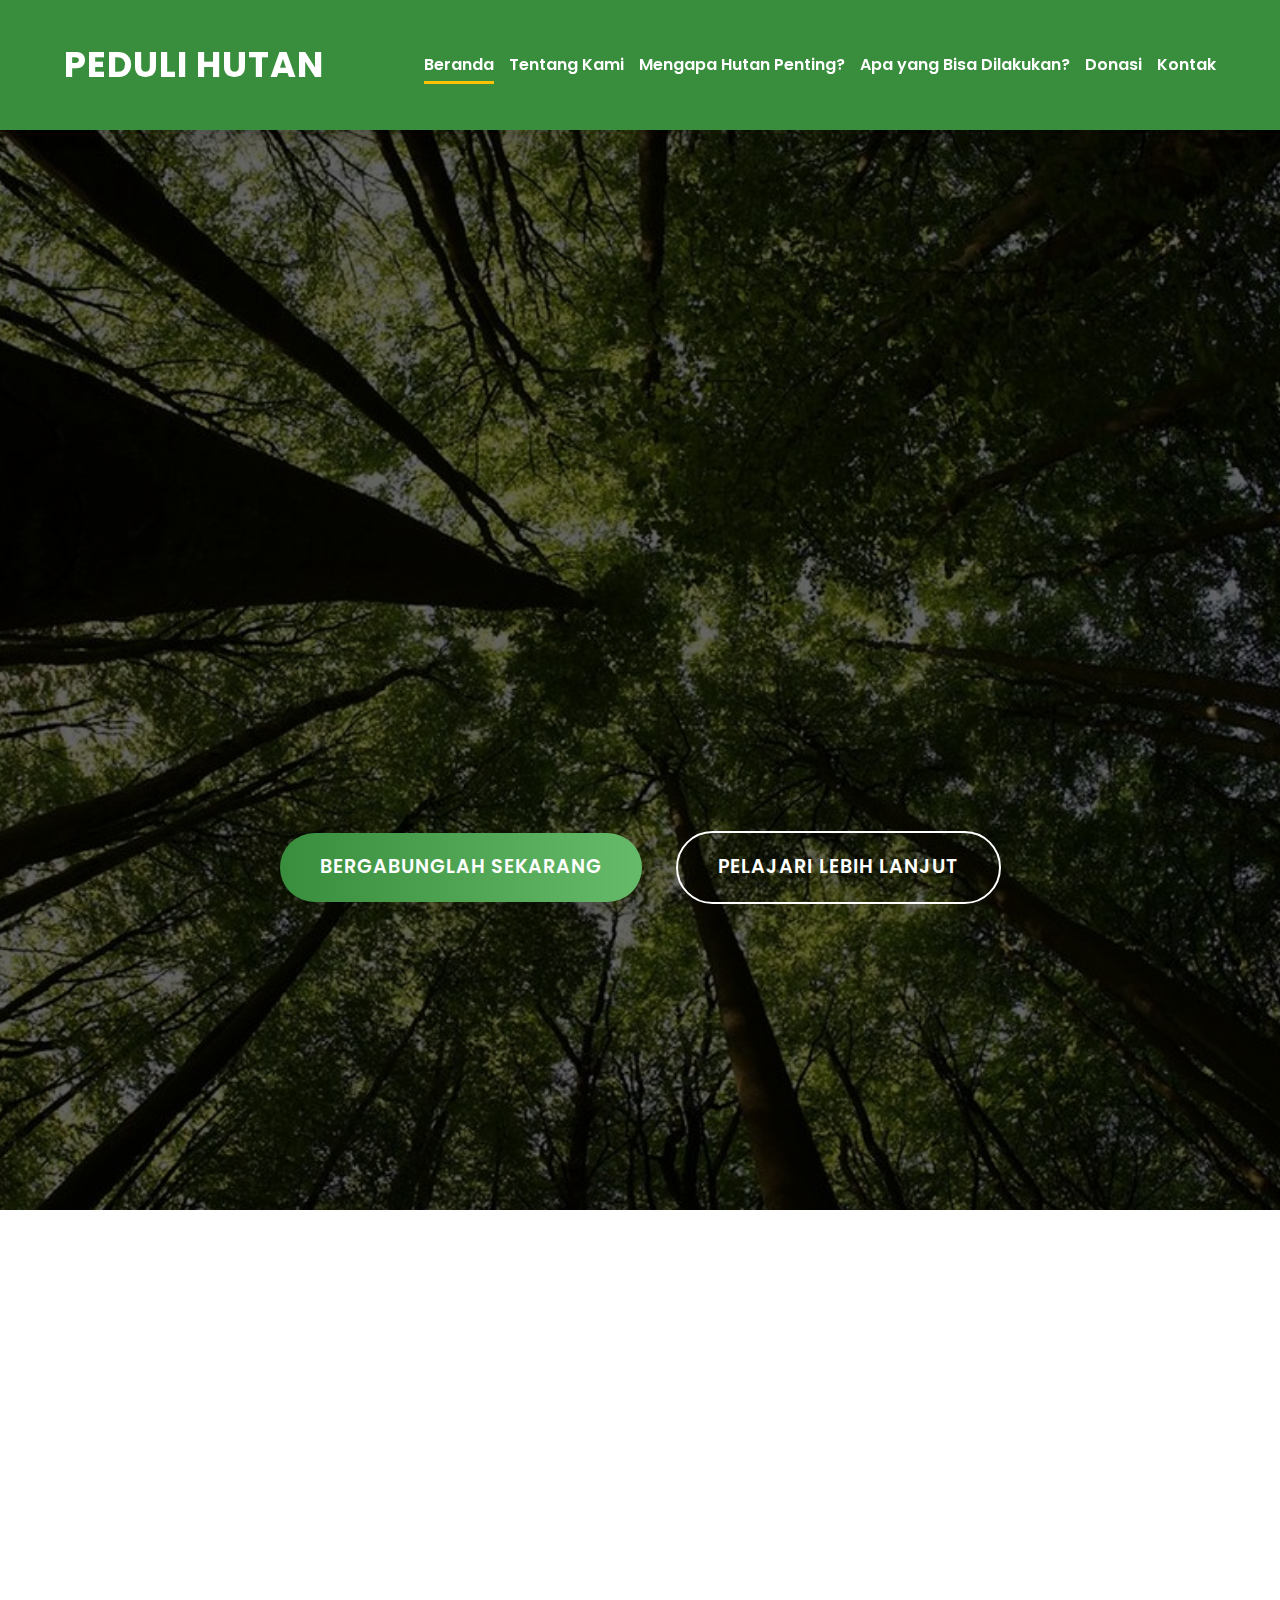
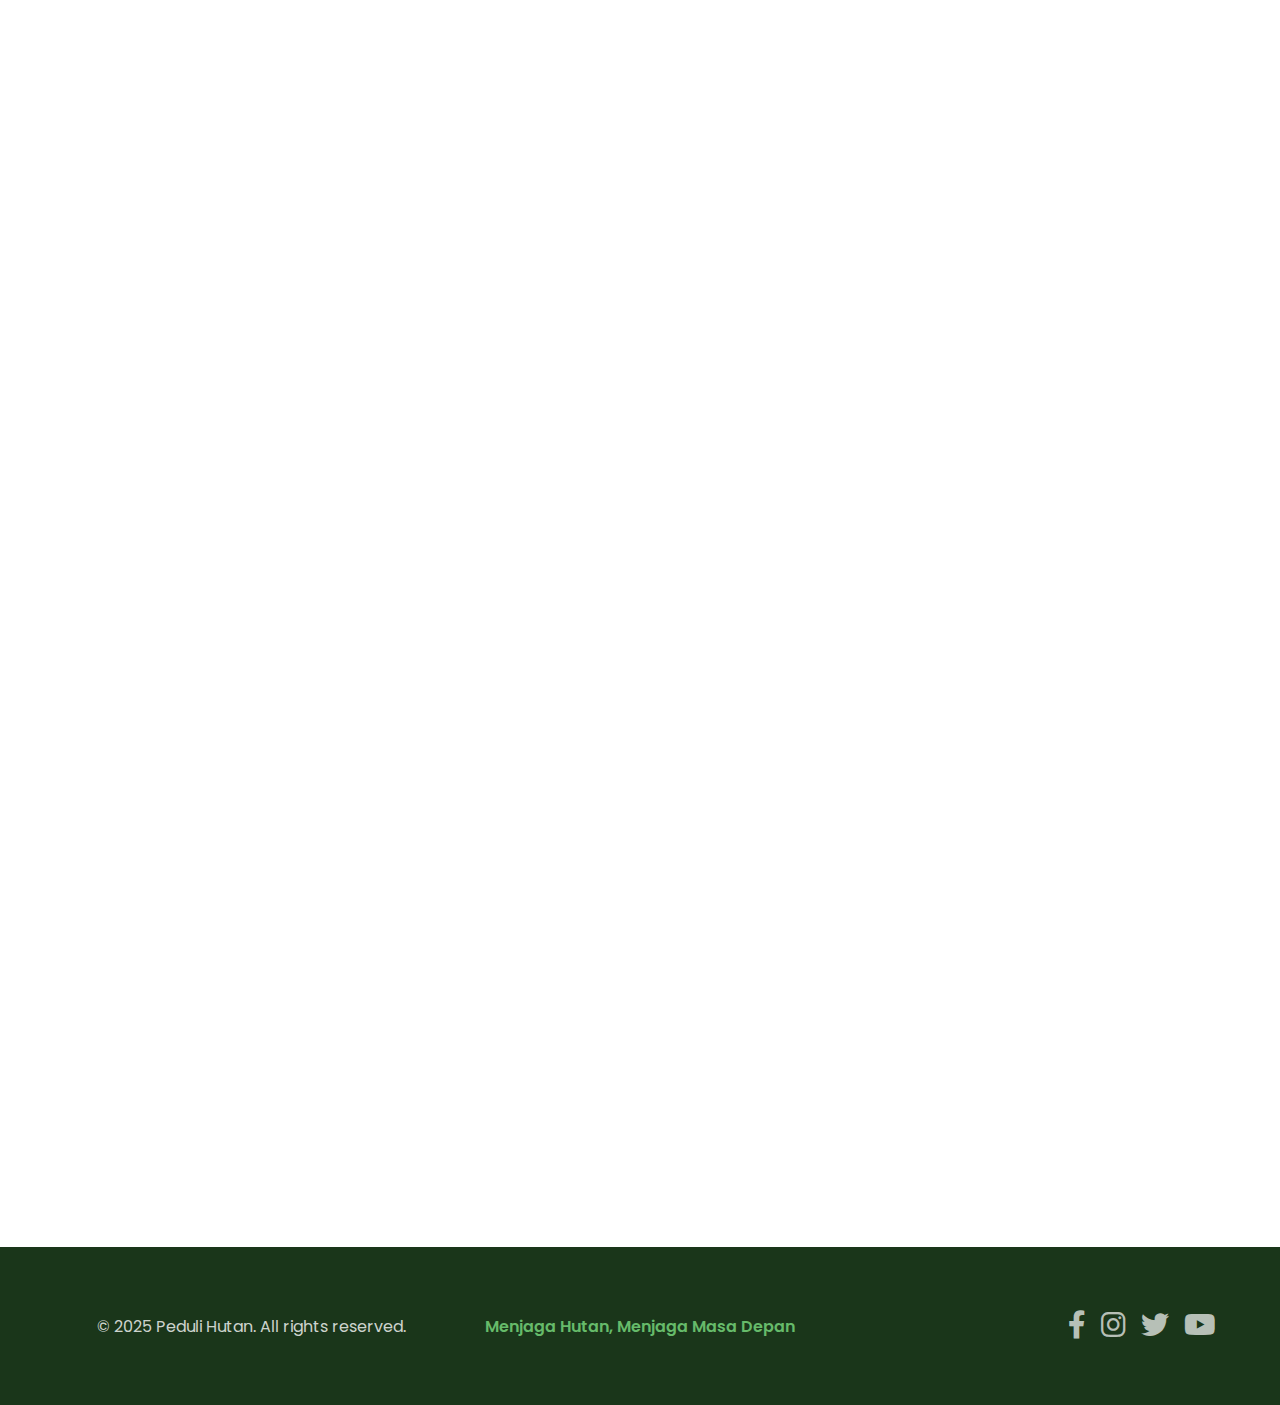
<file: index.html>
<!DOCTYPE html>
<html lang="id">
<head>
    <meta charset="UTF-8">
    <meta name="viewport" content="width=device-width, initial-scale=1.0">
    <title>Beranda - Peduli Hutan</title>
    <link rel="stylesheet" href="style.css">
    <link rel="stylesheet" href="https://cdnjs.cloudflare.com/ajax/libs/font-awesome/6.0.0-beta3/css/all.min.css" xintegrity="sha512-Fo3rlrojRzFhD9XG/2lS5j7u6rY/w9lA3w5G+m+z5E0l9U6p/7Xb7T+aQ1q5n8t/q2wA/x4M5p2z9Q==" crossorigin="anonymous" referrerpolicy="no-referrer" />
    <link rel="preconnect" href="https://fonts.googleapis.com">
    <link rel="preconnect" href="https://fonts.gstatic.com" crossorigin>
    <link href="https://fonts.googleapis.com/css2?family=Poppins:wght@300;400;600;700&display=swap" rel="stylesheet">
</head>
<body>
    <header>
        <div class="container">
            <h1>Peduli Hutan</h1>
            <nav>
                <ul>
                    <li><a href="index.html" class="active">Beranda</a></li>
                    <li><a href="about.html">Tentang Kami</a></li>
                    <li><a href="why-forests.html">Mengapa Hutan Penting?</a></li>
                    <li><a href="action.html">Apa yang Bisa Dilakukan?</a></li>
                    <li><a href="donate.html">Donasi</a></li> 
                    <li><a href="contact.html">Kontak</a></li>
                </ul>
            </nav>
        </div>
    </header>

    <section id="home" class="hero">
        <div class="container">
            <h2>Hutan Lestari, Hidup Sejahtera</h2>
            <p>Mari bersama kita menjaga hutan, warisan tak ternilai bagi generasi mendatang.</p>
            <a href="action.html" class="btn">Bergabunglah Sekarang</a>
            <a href="why-forests.html" class="btn btn-secondary">Pelajari Lebih Lanjut</a>
        </div>
    </section>

    <section id="about-intro" class="section-padding">
        <div class="container">
            <h3>Selamat Datang di Peduli Hutan</h3>
            <p style="text-align: center; max-width: 800px; margin: 0 auto 30px;">
                Kami adalah inisiatif yang berdedikasi untuk meningkatkan kesadaran dan mempromosikan aksi nyata dalam pelestarian hutan di Indonesia. Mari kenali lebih jauh misi kami dan bagaimana Anda bisa menjadi bagian dari perubahan.
            </p>
            <div style="text-align: center;">
                <a href="about.html" class="btn">Pelajari Lebih Banyak Tentang Kami</a>
            </div>
        </div>
    </section>

    <!-- Bagian Baru: Fakta Cepat -->
    <section id="quick-facts" class="section-padding bg-light">
        <div class="container">
            <h3>Fakta Cepat tentang Hutan</h3>
            <div class="grid-3">
                <div class="card">
                    <i class="fas fa-tree fa-3x"></i>
                    <h4> Menghasilkan Oksigen untuk Miliaran Manusia</h4>
                    <p>Hutan menghasilkan oksigen vital yang menopang kehidupan miliaran makhluk di Bumi.</p>
                </div>
                <div class="card">
                    <i class="fas fa-cloud fa-3x"></i>
                    <h4>Penyerap Karbon Efektif</h4>
                    <p>Hutan menyerap karbon dioksida, membantu memerangi perubahan iklim global.</p>
                </div>
                <div class="card">
                    <i class="fas fa-paw fa-3x"></i>
                    <h4>Rumah Keanekaragaman Hayati</h4>
                    <p>Lebih dari 80% spesies darat hidup di hutan, menjadikannya hotspot biodiversitas.</p>
                </div>
            </div>
        </div>
    </section>

    <!-- Bagian Baru: Testimonial -->
    <section id="testimonials" class="section-padding">
        <div class="container">
            <h3>Apa Kata Mereka?</h3>
            <div class="grid-2">
                <div class="card">
                    <p class="testimonial-text">"Bergabung dengan Peduli Hutan adalah keputusan terbaik saya. Saya merasa bangga bisa berkontribusi langsung dalam menjaga lingkungan."</p>
                    <p class="testimonial-author"><strong>- Dian Lestari, Relawan Peduli Hutan</strong></p>
                </div>
                <div class="card">
                    <p class="testimonial-text">"Inisiatif Peduli Hutan sangat inspiratif. Edukasi dan aksi nyata mereka sangat membantu dalam meningkatkan kesadaran di masyarakat."</p>
                    <p class="testimonial-author"><strong>- Prof. R. Budi Santoso, Ahli Lingkungan</strong></p>
                </div>
            </div>
        </div>
    </section>

   <footer>
    <div class="container footer-minimal">
        <div class="footer-left">
            <p>&copy; 2025 Peduli Hutan. All rights reserved.</p>
        </div>
        <div class="footer-center">
            <p>Menjaga Hutan, Menjaga Masa Depan</p>
        </div>
        <div class="footer-right">
            <a href="https://www.facebook.com/pedulihutanresmi" target="_blank" aria-label="Facebook"><i class="fab fa-facebook-f"></i></a>
            <a href="https://www.instagram.com/pedulihutan_id" target="_blank" aria-label="Instagram"><i class="fab fa-instagram"></i></a>
            <a href="https://twitter.com/pedulihutan_id" target="_blank" aria-label="Twitter"><i class="fab fa-twitter"></i></a>
            <a href="https://www.youtube.com/channel/pedulihutan" target="_blank" aria-label="YouTube"><i class="fab fa-youtube"></i></a>
        </div>
    </div>
</footer>

    <script src="script.js"></script>
</body>
</html>
</file>
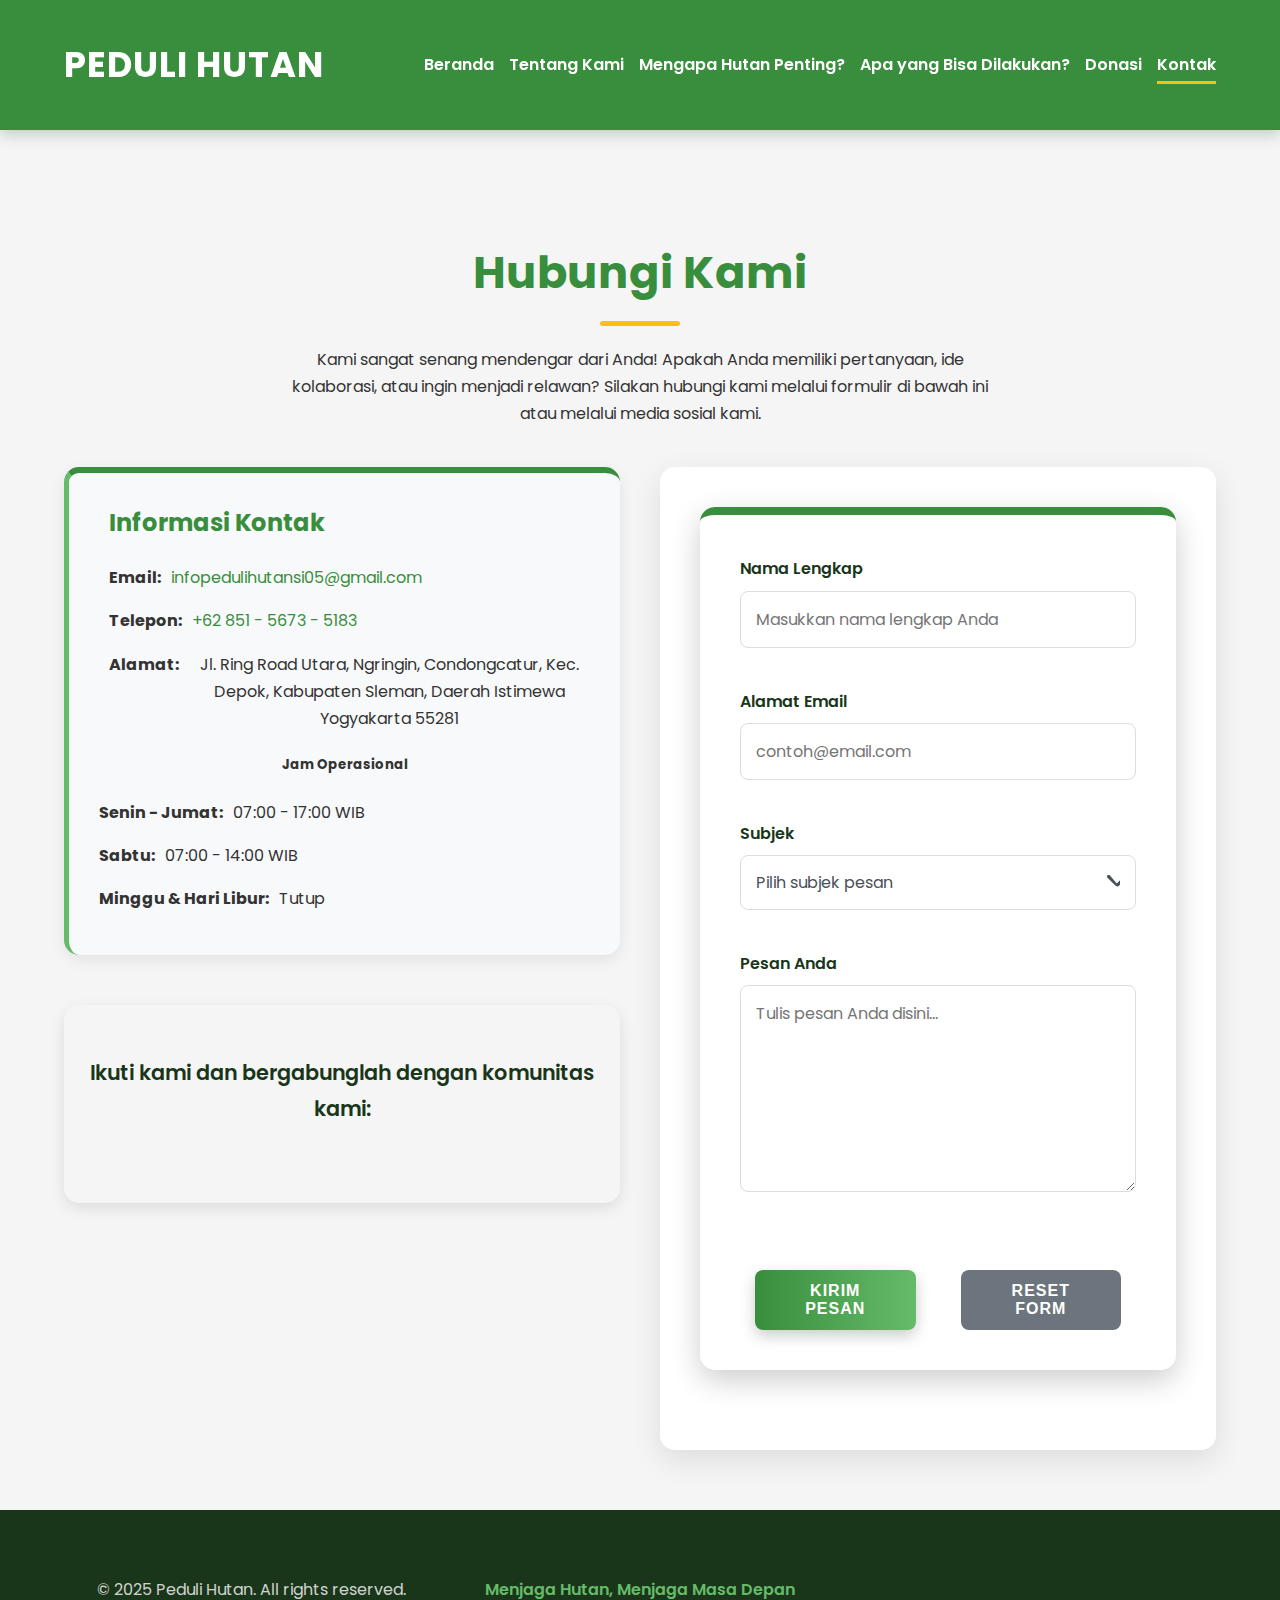
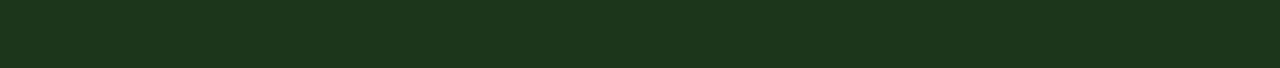
<file: contact.html>
<!DOCTYPE html>
<html lang="id">
<head>
    <meta charset="UTF-8">
    <meta name="viewport" content="width=device-width, initial-scale=1.0">
    <title>Kontak Kami - Peduli Hutan</title>
    <link rel="stylesheet" href="style.css">
    <link rel="stylesheet" href="https://cdnjs.cloudflare.com/ajax/libs/font-awesome/6.0.0-beta3/css/all.min.css" integrity="sha512-Fo3rlrojRzFhD9XG/2lS5j7u6rY/w9lA3w5G+m+z5E0l9U6p/7Xb7T+aQ1q5n8t/q2wA/x4M5p2z9Q==" crossorigin="anonymous" referrerpolicy="no-referrer" />
    <link rel="preconnect" href="https://fonts.googleapis.com">
    <link rel="preconnect" href="https://fonts.gstatic.com" crossorigin>
    <link href="https://fonts.googleapis.com/css2?family=Poppins:wght@300;400;600;700&display=swap" rel="stylesheet">
    <style>
        /* Contact Page Specific Styling */
        .contact-form-container {
            position: relative;
            overflow: hidden;
            border-radius: 15px;
            box-shadow: 0 10px 30px rgba(0,0,0,0.1);
            background: rgba(255,255,255,0.95); /* Slightly more opaque */
            padding: 40px; /* Add padding to the container */
        }
        
        .contact-info .card {
            background: #f8f9fa;
            border-left: 5px solid var(--secondary-color); /* Use secondary color for consistency */
            padding: 30px; /* Adjust padding */
            box-shadow: 0 5px 15px rgba(0,0,0,0.08); /* Lighter shadow */
            transition: transform 0.3s ease;
        }

        .contact-info .card:hover {
            transform: translateY(-5px);
        }

        /* Form Styles */
        .contact-form {
            display: flex;
            flex-direction: column;
            gap: 20px; /* Jarak antar elemen */
        }

        .form-group {
            margin-bottom: 20px; /* Jarak antar grup */
        }

        .form-group label {
            display: block;
            margin-bottom: 8px;
            font-weight: 600;
            color: var(--dark-bg);
        }

        .form-group input[type="text"],
        .form-group input[type="email"],
        .form-group textarea,
        .form-group select {
            width: 100%;
            padding: 15px; /* Padding lebih besar */
            border: 1px solid #ddd;
            border-radius: 8px; /* Sudut lebih membulat */
            font-family: 'Poppins', sans-serif;
            font-size: 1em; /* Ukuran font standar */
            transition: border-color 0.3s ease, box-shadow 0.3s ease;
        }

        .form-group input[type="text"]:focus,
        .form-group input[type="email"]:focus,
        .form-group textarea:focus,
        .form-group select:focus {
            border-color: var(--primary-color); /* Highlight on focus */
            box-shadow: 0 0 0 4px rgba(56, 142, 60, 0.3); /* Efek fokus lebih menonjol */
            outline: none;
        }

        .form-row {
            display: flex;
            gap: 15px;
            justify-content: flex-start;
            margin-top: 20px;
        }

        .form-row .btn {
            padding: 12px 25px; /* Padding untuk tombol */
            font-size: 1em;
            border-radius: 8px;
            flex: 1; /* Tombol mengambil ruang yang sama */
        }

        /* Error Message Styles */
        .error-message {
            color: #D32F2F; /* Merah gelap */
            font-size: 0.85em;
            margin-top: 5px;
            display: none; /* Sembunyikan secara default */
        }

        /* Responsive Adjustments */
        @media (max-width: 768px) {
            .grid-2 {
                grid-template-columns: 1fr; /* Kolom menumpuk di bawah 768px */
            }
            .contact-form-container {
                padding: 25px; /* Kurangi padding di mobile */
            }
        }
    </style>
</head>
<body>
    <header>
        <div class="container">
            <h1>Peduli Hutan</h1>
            <nav>
                <ul>
                    <li><a href="index.html">Beranda</a></li>
                    <li><a href="about.html">Tentang Kami</a></li>
                    <li><a href="why-forests.html">Mengapa Hutan Penting?</a></li>
                    <li><a href="action.html">Apa yang Bisa Dilakukan?</a></li>
                    <li><a href="donate.html">Donasi</a></li>
                    <li><a href="contact.html" class="active">Kontak</a></li>
                </ul>
            </nav>
        </div>
    </header>

    <section class="section-padding bg-light">
        <div class="container">
            <h3>Hubungi Kami</h3>
            <p style="text-align: center; max-width: 700px; margin: 0 auto 40px;">
                Kami sangat senang mendengar dari Anda! Apakah Anda memiliki pertanyaan, ide kolaborasi, atau ingin menjadi relawan? Silakan hubungi kami melalui formulir di bawah ini atau melalui media sosial kami.
            </p>
            <div class="grid-2">
                <div class="contact-info">
                    <div class="card">
                        <h4><i class="fas fa-info-circle"></i> Informasi Kontak</h4>
                        <p><i class="fas fa-envelope"></i> <strong>Email:</strong> <a href="mailto:infopedulihutansi05@gmail.com" class="text-link">infopedulihutansi05@gmail.com</a></p>
                        <p><i class="fas fa-phone"></i> <strong>Telepon:</strong> <a href="tel:+6285156735183" class="text-link">+62 851 - 5673 - 5183</a></p>
                        <p><i class="fas fa-map-marker-alt"></i> <strong>Alamat:</strong> Jl. Ring Road Utara, Ngringin, Condongcatur, Kec. Depok, Kabupaten Sleman, Daerah Istimewa Yogyakarta 55281</p>
                        
                        <div class="working-hours">
                            <h5><i class="fas fa-clock"></i> Jam Operasional</h5>
                            <p><strong>Senin - Jumat:</strong> 07:00 - 17:00 WIB</p>
                            <p><strong>Sabtu:</strong> 07:00 - 14:00 WIB</p>
                            <p><strong>Minggu & Hari Libur:</strong> Tutup</p>
                        </div>
                    </div>
                    <div class="social-links">
                        <p>Ikuti kami dan bergabunglah dengan komunitas kami:</p>
                        <a href="https://www.facebook.com/pedulihutanresmi" class="social-icon" target="_blank" aria-label="Facebook">
                            <i class="fab fa-facebook-f"></i>
                        </a>
                        <a href="https://www.instagram.com/pedulihutan_id" target="_blank" aria-label="Instagram">
                            <i class="fab fa-instagram"></i>
                        </a>
                        <a href="https://twitter.com/pedulihutan_id" class="social-icon" target="_blank" aria-label="Twitter">
                            <i class="fab fa-twitter"></i>
                        </a>
                        <a href="https://www.youtube.com/channel/pedulihutan" class="social-icon" target="_blank" aria-label="YouTube">
                            <i class="fab fa-youtube"></i>
                        </a>
                    </div>
                </div>
                <div class="contact-form-container">
                    <form class="contact-form" id="contactForm">
                        <div class="form-group">
                            <label for="name">Nama Lengkap</label>
                            <input type="text" id="name" placeholder="Masukkan nama lengkap Anda" required>
                            <div class="error-message" id="name-error"></div>
                        </div>
                        <div class="form-group">
                            <label for="email">Alamat Email</label>
                            <input type="email" id="email" placeholder="contoh@email.com" required>
                            <div class="error-message" id="email-error"></div>
                        </div>
                        <div class="form-group">
                            <label for="subject">Subjek</label>
                            <select id="subject" required>
                                <option value="" disabled selected>Pilih subjek pesan</option>
                                <option value="partnership">Kerja Sama</option>
                                <option value="volunteer">Relawan</option>
                                <option value="donation">Donasi</option>
                            </select>
                            <div class="error-message" id="subject-error"></div>
                        </div>
                        <div class="form-group">
                            <label for="message">Pesan Anda</label>
                            <textarea id="message" placeholder="Tulis pesan Anda disini..." rows="7" required></textarea>
                            <div class="error-message" id="message-error"></div>
                        </div>
                        <div class="form-row">
                            <button type="submit" class="btn">
                                <i class="fas fa-paper-plane"></i> Kirim Pesan
                            </button>
                            <button type="reset" class="btn btn-secondary">
                                <i class="fas fa-redo"></i> Reset Form
                            </button>
                        </div>
                        <div id="form-status"></div>
                    </form>
                </div>
            </div>
        </div>
    </section>

    <footer>
        <div class="container footer-minimal">
            <div class="footer-left">
                <p>&copy; 2025 Peduli Hutan. All rights reserved.</p>
            </div>
            <div class="footer-center">
                <p>Menjaga Hutan, Menjaga Masa Depan</p>
            </div>
            <div class="footer-right">
                <a href="https://www.facebook.com/pedulihutanresmi" target="_blank" aria-label="Facebook"><i class="fab fa-facebook-f"></i></a>
                <a href="https://www.instagram.com/pedulihutan_id" target="_blank" aria-label="Instagram"><i class="fab fa-instagram"></i></a>
                <a href="https://twitter.com/pedulihutan_id" target="_blank" aria-label="Twitter"><i class="fab fa-twitter"></i></a>
                <a href="https://www.youtube.com/channel/pedulihutan" target="_blank" aria-label="YouTube"><i class="fab fa-youtube"></i></a>
            </div>
        </div>
    </footer>

    <script src="script.js"></script>
    <script>
        // JavaScript untuk validasi form
        document.addEventListener('DOMContentLoaded', function() {
            const contactForm = document.getElementById('contactForm');
            const nameInput = document.getElementById('name');
            const emailInput = document.getElementById('email');
            const subjectSelect = document.getElementById('subject');
            const messageInput = document.getElementById('message');
            const formStatus = document.getElementById('form-status');

            contactForm.addEventListener('submit', function(event) {
                event.preventDefault(); // Mencegah pengiriman formulir default

                let isValid = true;

                // Clear previous error messages
                document.querySelectorAll('.error-message').forEach(el => el.textContent = '');

                // Validate Name
                if (nameInput.value.trim() === '') {
                    showError(document.getElementById('name-error'), 'Nama lengkap wajib diisi.');
                    isValid = false;
                }

                // Validate Email
                const emailPattern = /^[^\s@]+@[^\s@]+\.[^\s@]+$/;
                if (emailInput.value.trim() === '') {
                    showError(document.getElementById('email-error'), 'Alamat email wajib diisi.');
                    isValid = false;
                } else if (!emailPattern.test(emailInput.value.trim())) {
                    showError(document.getElementById('email-error'), 'Format email tidak valid.');
                    isValid = false;
                }

                // Validate Subject
                if (subjectSelect.value === '') {
                    showError(document.getElementById('subject-error'), 'Subjek pesan wajib dipilih.');
                    isValid = false;
                }

                // Validate Message
                if (messageInput.value.trim() === '') {
                    showError(document.getElementById('message-error'), 'Pesan wajib diisi.');
                    isValid = false;
                }

                if (isValid) {
                    formStatus.textContent = 'Pesan Anda berhasil dikirim!';
                    formStatus.style.backgroundColor = '#e8f5e9';
                    formStatus.style.color = '#2e7d32';
                    // Simulasi pengiriman data
                    console.log('Form Submitted:', {
                        name: nameInput.value,
                        email: emailInput.value,
                        subject: subjectSelect.value,
                        message: messageInput.value
                    });
                    contactForm.reset(); // Reset form setelah pengiriman
                } else {
                    formStatus.textContent = 'Mohon periksa kembali input Anda.';
                    formStatus.style.backgroundColor = '#ffebee';
                    formStatus.style.color = '#c62828';
                }
            });

            function showError(element, message) {
                element.textContent = message;
                element.style.display = 'block';
            }
        });
    </script>
</body>
</html>
</file>
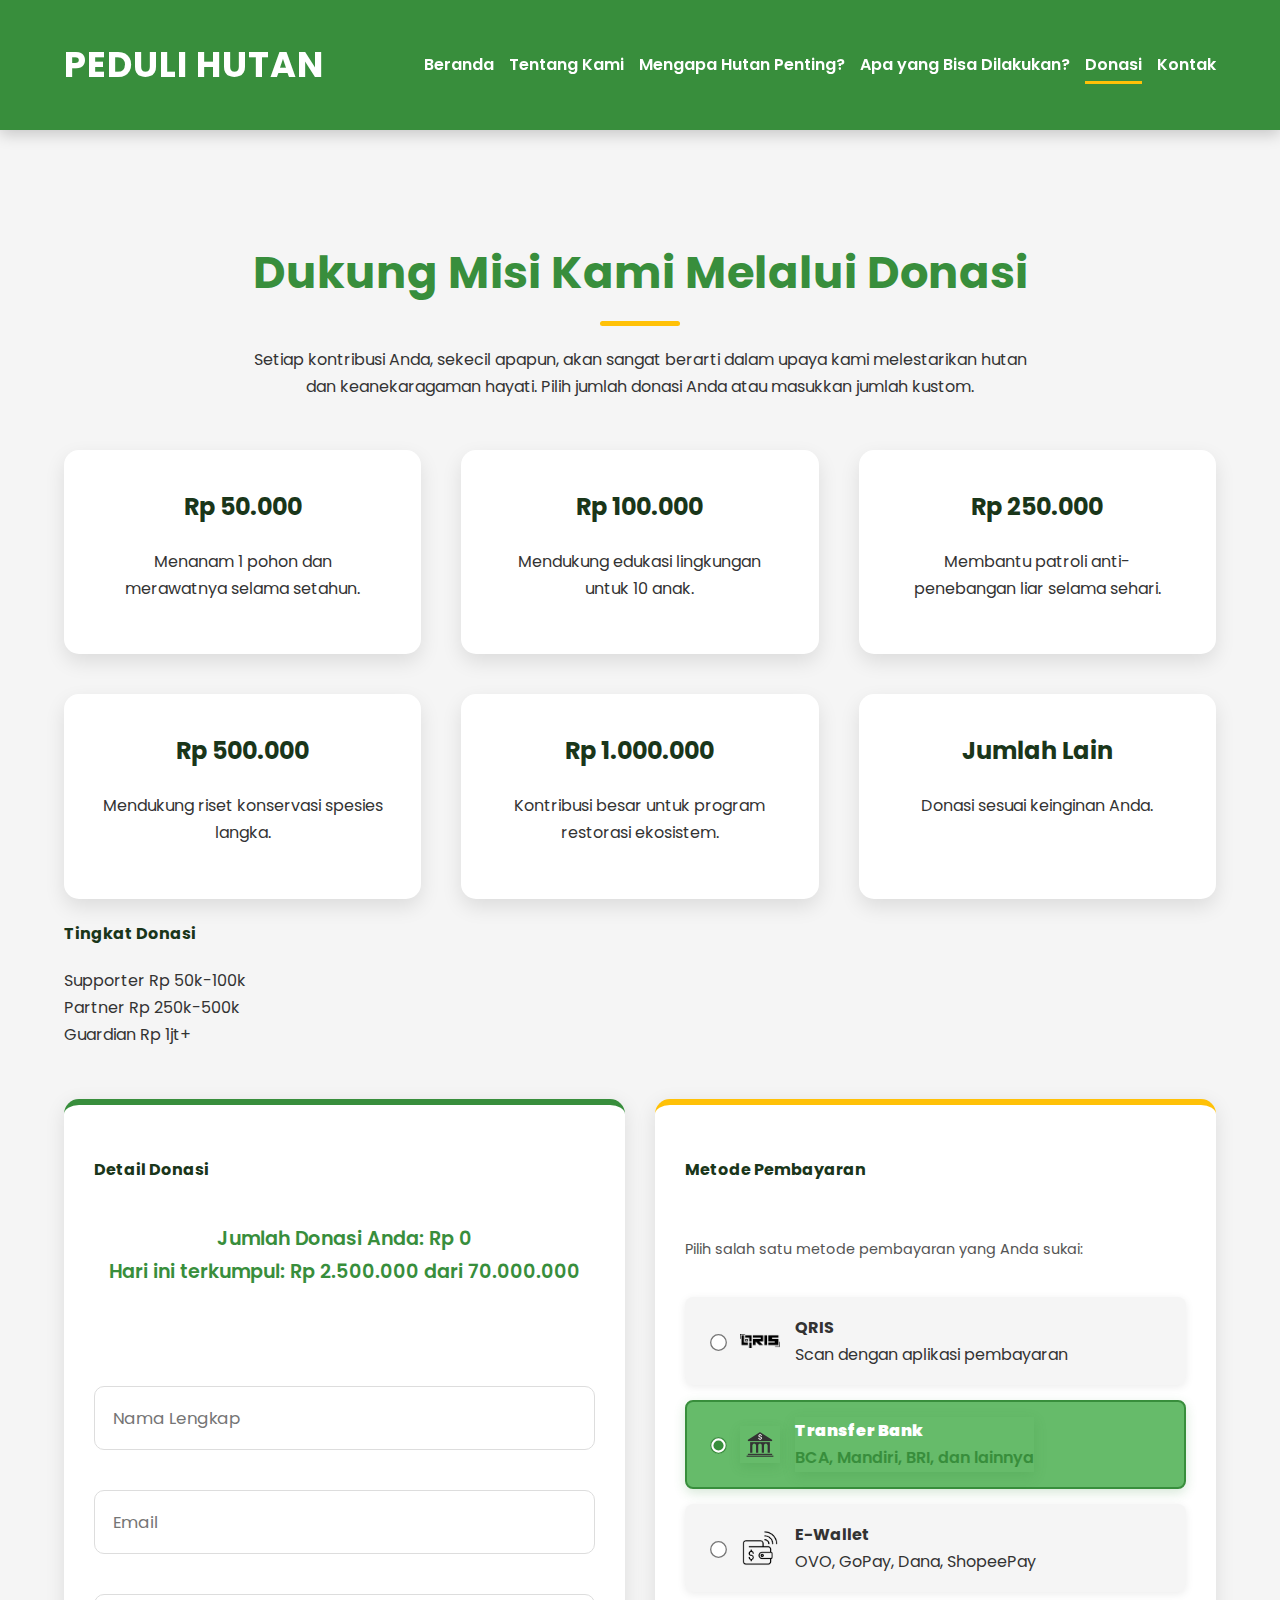
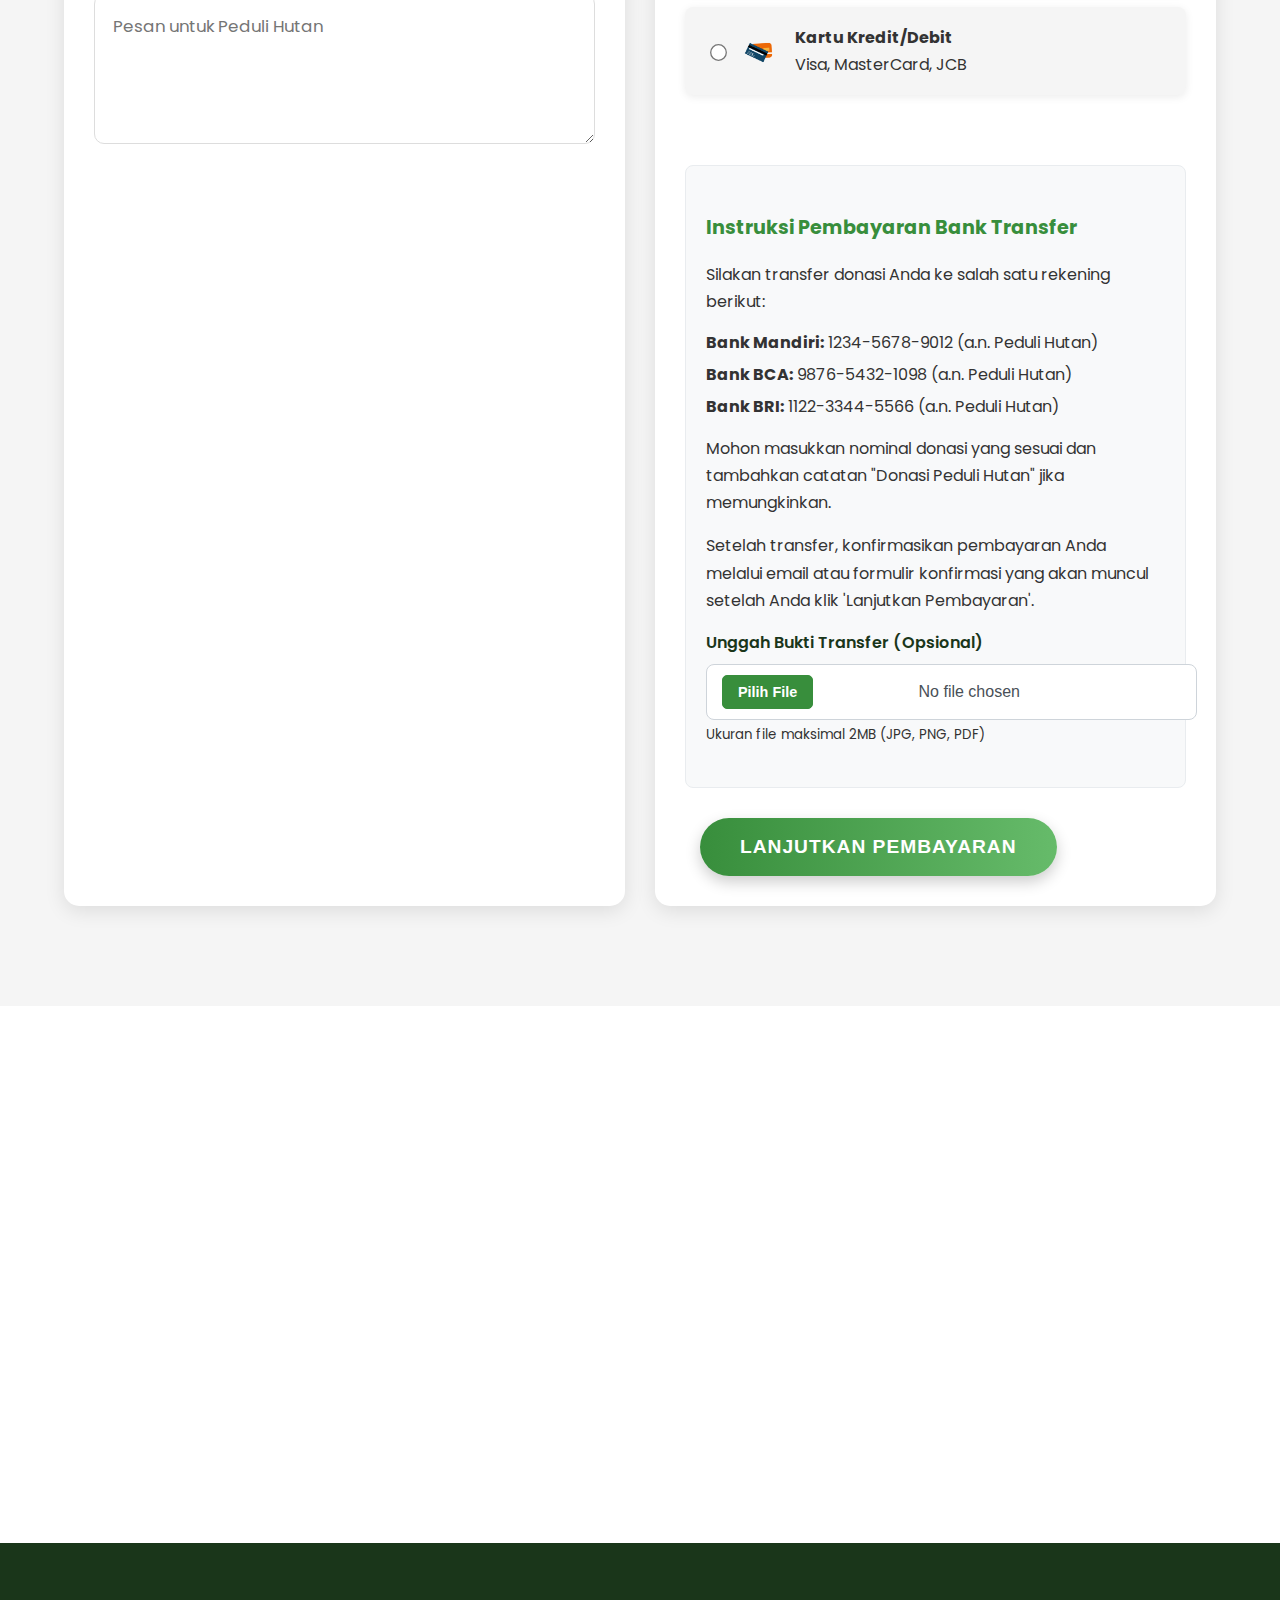
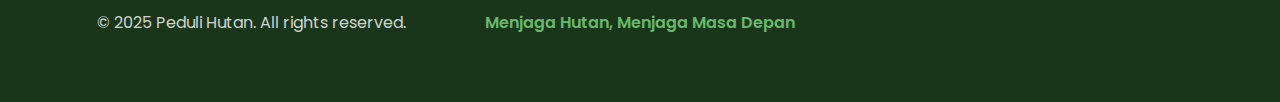
<file: donate.html>
<!DOCTYPE html>
<html lang="id">
<head>
    <meta charset="UTF-8">
    <meta name="viewport" content="width=device-width, initial-scale=1.0">
    <title>Donasi Sekarang - Peduli Hutan</title>
    <link rel="stylesheet" href="style.css">
    <link rel="stylesheet" href="https://cdnjs.cloudflare.com/ajax/libs/font-awesome/6.5.0/css/all.min.css" integrity="sha512-oBWoyCBEfXJPkLghQdM04DRvNnK5cuFzXqXZU2lgSuK+0vH0b4pgyWAb8glL78JKgHQKxiyzvSrX+u59DZ3Mg==" crossorigin="anonymous" referrerpolicy="no-referrer" />
    <link rel="preconnect" href="https://fonts.googleapis.com">
    <link rel="preconnect" href="https://fonts.gstatic.com" crossorigin>
    <link href="https://fonts.googleapis.com/css2?family=Poppins:wght@300;400;600;700&display=swap" rel="stylesheet">
    <meta property="og:title" content="Donasi untuk Pelestarian Hutan - Peduli Hutan">
    <meta property="og:description" content="Bantu kami melestarikan hutan Indonesia dengan berdonasi sekarang">
    <meta property="og:image" content="https://storage.googleapis.com/workspace-0f70711f-8b4e-4d94-86f1-2a93ccde5887/image/fa9447bb-f25e-4bee-9db6-7a669e9cc5e8.png">
    <meta property="og:url" content="https://www.pedulihutan.org/donate.html">
</head>
<body>
    <header>
        <div class="container">
            <h1>Peduli Hutan</h1>
            <nav>
                <ul>
                    <li><a href="index.html">Beranda</a></li>
                    <li><a href="about.html">Tentang Kami</a></li>
                    <li><a href="why-forests.html">Mengapa Hutan Penting?</a></li>
                    <li><a href="action.html">Apa yang Bisa Dilakukan?</a></li>
                    <li><a href="donate.html" class="active">Donasi</a></li>
                    <li><a href="contact.html">Kontak</a></li>
                </ul>
            </nav>
        </div>
    </header>

    <section class="section-padding bg-light">
        <div class="container">
            <h3>Dukung Misi Kami Melalui Donasi</h3>
            <p style="text-align: center; max-width: 800px; margin: 0 auto 50px;">
                Setiap kontribusi Anda, sekecil apapun, akan sangat berarti dalam upaya kami melestarikan hutan dan keanekaragaman hayati. Pilih jumlah donasi Anda atau masukkan jumlah kustom.
            </p>

            <div class="donation-options grid-3">
                <div class="card donation-card" data-amount="50000">
                    <i class="fa fa-seedling fa-3x"></i>
                    <h4>Rp 50.000</h4>
                    <p>Menanam 1 pohon dan merawatnya selama setahun.</p>
                </div>
                <div class="card donation-card" data-amount="100000">
                    <i class="fa fa-tree fa-3x"></i>
                    <h4>Rp 100.000</h4>
                    <p>Mendukung edukasi lingkungan untuk 10 anak.</p>
                </div>
                <div class="card donation-card" data-amount="250000">
                    <i class="fa fa-shield-alt fa-3x"></i>
                    <h4>Rp 250.000</h4>
                    <p>Membantu patroli anti-penebangan liar selama sehari.</p>
                </div>
                <div class="card donation-card" data-amount="500000">
                    <i class="fa fa-hand-holding-dollar fa-3x"></i>
                    <h4>Rp 500.000</h4>
                    <p>Mendukung riset konservasi spesies langka.</p>
                </div>
                <div class="card donation-card" data-amount="1000000">
                    <i class="fa fa-globe fa-3x"></i>
                    <h4>Rp 1.000.000</h4>
                    <p>Kontribusi besar untuk program restorasi ekosistem.</p>
                </div>
                <div class="card donation-card" data-amount="custom">
                    <i class="fa fa-money-bill-wave fa-3x"></i>
                    <h4>Jumlah Lain</h4>
                    <p>Donasi sesuai keinginan Anda.</p>
                </div>
            </div>

            <div class="donation-tiers">
                <h4>Tingkat Donasi</h4>
                <div class="tiers">
                    <div class="tier supporter"><i class="fas fa-leaf"></i> Supporter Rp 50k-100k</div>
                    <div class="tier partner"><i class="fas fa-hands-helping"></i> Partner Rp 250k-500k</div>
                    <div class="tier guardian"><i class="fas fa-shield-alt"></i> Guardian Rp 1jt+</div>
                </div>
            </div>
            <div class="donation-form-container" style="margin-top: 50px;">
                <form class="contact-form donation-detail-form" id="donationForm">
                    <h4>Detail Donasi</h4>
                    <div class="donation-summary" style="text-align: center; margin-bottom: 20px; font-weight: 600; font-size: 1.2em; color: var(--primary-color);">
                        Jumlah Donasi Anda: <span id="selected-donation-amount">Rp 0</span>
                        <div class="impact-counter">
                            Hari ini terkumpul: <span class="counter-value">Rp 2.500.000</span> dari <span class="counter-target">70.000.000</span>
                            <div class="progress-bar">
                                <div class="progress-fill" style="width: 49%"></div>
                            </div>
                        </div>
                    </div>
                    <input type="number" id="custom-amount-input" class="custom-amount-input" placeholder="Masukkan Jumlah Nominal ">
                    <div class="form-group">
                        <input type="text" id="donor-name" placeholder="Nama Lengkap" required>
                        <div class="error-message" id="name-error"></div>
                    </div>
                    <div class="form-group">
                        <input type="email" id="donor-email" placeholder="Email" required>
                        <div class="error-message" id="email-error"></div>
                    </div>
                    <textarea id="donor-message" placeholder="Pesan untuk Peduli Hutan" rows="3"></textarea>
                </form>

                <div class="contact-form payment-method-form">
                    <h4>Metode Pembayaran</h4>
                    <p style="text-align: left; font-size: 0.9em; color: #555;">Pilih salah satu metode pembayaran yang Anda sukai:</p>
                    <div class="payment-methods-grid">
                        <label class="payment-option">
                            <input type="radio" name="payment-method" value="qris">
                            <img src="images/QRIS (Quick Response Code Indonesia Standard) Logo (PNG2160p) - Vector69Com.png" alt="QRIS" class="payment-icon">
                            <div>
                                <strong>QRIS</strong><br>
                                Scan dengan aplikasi pembayaran
                            </div>
                        </label>

                        <label class="payment-option">
                            <input type="radio" name="payment-method" value="bank_transfer" checked>
                            <img src="images/bank.png.png" alt="Transfer Bank" class="payment-icon">
                            <div>
                                <strong>Transfer Bank</strong><br>
                                BCA, Mandiri, BRI, dan lainnya
                            </div>
                        </label>

                        <label class="payment-option">
                            <input type="radio" name="payment-method" value="e_wallet">
                            <img src="images/e-wallet.png" alt="E-Wallet" class="payment-icon">
                            <div>
                                <strong>E-Wallet</strong><br>
                                OVO, GoPay, Dana, ShopeePay
                            </div>
                        </label>

                        <label class="payment-option">
                            <input type="radio" name="payment-method" value="credit_card">
                            <img src="images/credit card.png" alt="Kartu Kredit" class="payment-icon">
                            <div>
                                <strong>Kartu Kredit/Debit</strong><br>
                                Visa, MasterCard, JCB
                            </div>
                        </label>
                    </div>
                    <div id="paymentMethodDetails">
                        <div id="qris-details" style="display:none; text-align: center;">
                            <h4>Pembayaran via QRIS</h4>
                            <p>Scan QR code di bawah ini menggunakan aplikasi pembayaran Anda.</p>
                            <img src="images/KRIS.png" alt="QRIS Code" id="qris-code-image" style="width: 200px; height: 200px; border: 1px solid #eee; border-radius: 5px; margin: 20px auto;">
                            <p>Jumlah Donasi: <strong id="qris-amount-display">Rp 0</strong></p>
                            <p id="qris-countdown-display" style="font-weight: bold; color: #388E3C;"></p>
                            <p style="font-size: 0.9em; color: #777;">Mohon selesaikan pembayaran dalam waktu yang ditentukan.</p>
                        </div>

                        <div id="bank-transfer-details" style="display:none;">
                            <h4>Instruksi Pembayaran Bank Transfer</h4>
                            <p>Silakan transfer donasi Anda ke salah satu rekening berikut:</p>
                            <ul>
                                <li><strong>Bank Mandiri:</strong> 1234-5678-9012 (a.n. Peduli Hutan)</li>
                                <li><strong>Bank BCA:</strong> 9876-5432-1098 (a.n. Peduli Hutan)</li>
                                <li><strong>Bank BRI:</strong> 1122-3344-5566 (a.n. Peduli Hutan)</li>
                            </ul>
                            <p>Mohon masukkan nominal donasi yang sesuai dan tambahkan catatan "Donasi Peduli Hutan" jika memungkinkan.</p>
                            <p>Setelah transfer, konfirmasikan pembayaran Anda melalui email atau formulir konfirmasi yang akan muncul setelah Anda klik 'Lanjutkan Pembayaran'.</p>
                        </div>
                        <div id="e-wallet-details" style="display:none;">
                            <h4>Instruksi Pembayaran E-wallet</h4>
                            <p>Pilih e-wallet Anda dan ikuti instruksi yang muncul:</p>
                            <div class="e-wallet-options">
                                <button type="button" class="btn btn-e-wallet" data-wallet="gopay"><img src="images/gopay.png" alt="GoPay"> GoPay</button>
                                <button type="button" class="btn btn-e-wallet" data-wallet="ovo"><img src="images/OVO.png" alt="OVO"> OVO</button>
                                <button type="button" class="btn btn-e-wallet" data-wallet="dana"><img src="images/dana.png" alt="Dana"> Dana</button>
                            </div>
                            <div id="eWalletInstructions" style="margin-top: 15px; border-top: 1px solid #eee; padding-top: 15px;">
                                <p>Silakan pilih salah satu opsi e-wallet di atas untuk melihat instruksi pembayaran.</p>
                            </div>
                            <p>Anda akan diarahkan ke aplikasi e-wallet Anda atau kode QR akan ditampilkan untuk pembayaran.</p>
                        </div>
                        <div id="credit-card-details" style="display:none;">
                            <h4>Instruksi Pembayaran Kartu Kredit</h4>
                            <p>Masukkan detail kartu kredit Anda. Pembayaran akan diproses melalui gateway pembayaran yang aman.</p>
                            <div class="form-group">
                                <label for="cardNumber">Nomor Kartu</label>
                                <input type="text" id="cardNumber" placeholder="xxxx xxxx xxxx xxxx" maxlength="19" required>
                                <div class="error-message" id="cardNumber-error"></div>
                            </div>
                            <div style="display: flex; gap: 15px;">
                                <div class="form-group" style="flex: 1;">
                                    <label for="expiryDate">Tanggal Kadaluarsa</label>
                                    <input type="text" id="expiryDate" placeholder="MM/YY" maxlength="5" required>
                                    <div class="error-message" id="expiryDate-error"></div>
                                </div>
                                <div class="form-group" style="flex: 1;">
                                    <label for="cvv">CVV</label>
                                    <input type="text" id="cvv" placeholder="xxx" maxlength="4" required>
                                    <div class="error-message" id="cvv-error"></div>
                                </div>
                            </div>
                            <div class="form-group">
                                <label for="cardName">Nama Pemegang Kartu</label>
                                <input type="text" id="cardName" placeholder="Nama sesuai kartu" required>
                                <div class="error-message" id="cardName-error"></div>
                            </div>
                            <p class="small-text">Transaksi Anda aman dan terenkripsi. Kami tidak menyimpan detail kartu kredit Anda.</p>
                        </div>
                        <p id="default-payment-message">Pilih metode pembayaran untuk melihat instruksi.</p>
                    </div>
                    <button type="submit" class="btn" id="process-donation-btn">Lanjutkan Pembayaran</button>
                    <div id="thank-you-message" style="display: none; text-align: center; margin-top: 20px; padding: 15px; background-color: #e8f5e9; border: 1px solid #a5d6a7; border-radius: 8px; color: #2e7d32; font-weight: 600;">
                        Terima kasih atas donasi Anda! Kami sangat menghargai dukungan Anda.
                    </div>
                </div>
            </div>

        </div>
    </section>

   <section class="section-padding">
    <div class="container">
        <h3>Pertanyaan Umum</h3>
        <div class="accordion">
            <div class="accordion-item">
                <button class="accordion-btn">Bagaimana donasi saya digunakan?</button>
                <div class="accordion-content">
                    <p>Donasi digunakan untuk program pelestarian hutan, edukasi lingkungan, dan penelitian konservasi dengan transparansi penuh dalam pelaporan.</p>
                </div>
            </div>
            <div class="accordion-item">
                <button class="accordion-btn">Bisakah saya mendapatkan invoice?</button>
                <div class="accordion-content">
                    <p>Ya, invoice resmi akan dikirimkan ke email Anda setelah donasi berhasil diproses.</p>
                </div>
            </div>
            <div class="accordion-item">
                <button class="accordion-btn">Apakah donasi saya bisa dibatalkan atau dikembalikan?</button>
                <div class="accordion-content">
                    <p>Donasi yang sudah diproses tidak dapat dibatalkan atau dikembalikan. Kami menyarankan Anda untuk memeriksa kembali jumlah donasi sebelum melanjutkan pembayaran.</p>
                </div>
            </div>
            <div class="accordion-item">
                <button class="accordion-btn">Apakah informasi pribadi saya aman?</button>
                <div class="accordion-content">
                    <p>Kami sangat menjaga privasi data Anda. Semua informasi pribadi yang Anda berikan akan dienkripsi dan digunakan sesuai dengan kebijakan privasi kami. Kami tidak akan membagikan data Anda kepada pihak ketiga tanpa persetujuan Anda.</p>
                </div>
            </div>
            <div class="accordion-item">
                <button class="accordion-btn">Bagaimana saya bisa melihat dampak donasi saya?</button>
                <div class="accordion-content">
                    <p>Kami secara rutin mempublikasikan laporan dampak dan pembaruan proyek di bagian Berita/Blog kami. Anda juga bisa mengikuti media sosial kami untuk melihat kegiatan terbaru dan bagaimana donasi Anda berkontribusi pada pelestarian hutan.</p>
                </div>
            </div>
        </div>
    </div>
</section>


   <footer>
    <div class="container footer-minimal">
        <div class="footer-left">
            <p>&copy; 2025 Peduli Hutan. All rights reserved.</p>
        </div>
        <div class="footer-center">
            <p>Menjaga Hutan, Menjaga Masa Depan</p>
        </div>
        <div class="footer-right">
            <a href="https://www.facebook.com/pedulihutanresmi" target="_blank" aria-label="Facebook"><i class="fab fa-facebook-f"></i></a>
            <a href="https://www.instagram.com/pedulihutan_id" target="_blank" aria-label="Instagram"><i class="fab fa-instagram"></i></a>
            <a href="https://twitter.com/pedulihutan_id" target="_blank" aria-label="Twitter"><i class="fab fa-twitter"></i></a>
            <a href="https://www.youtube.com/channel/pedulihutan" target="_blank" aria-label="YouTube"><i class="fab fa-youtube"></i></a>
            </div>
    </div>
</footer>

    <script src="script.js"></script>
</body>
</html>
</file>
<file: style.css>
/* General Styling */
:root {
    --primary-color: #388E3C; /* Hijau Hutan yang lebih dalam */
    --secondary-color: #66BB6A; /* Hijau yang lebih cerah */
    --accent-color: #FFC107; /* Kuning keemasan untuk aksen */
    --text-color: #333;
    --light-bg: #F5F5F5; /* Abu-abu terang */
    --dark-bg: #1A361A; /* Hijau gelap yang sangat pekat */
    --white: #fff;
    --shadow-light: rgba(0, 0, 0, 0.1);
    --shadow-medium: rgba(0, 0, 0, 0.2); /* Sedikit lebih gelap */
    --shadow-strong: rgba(0, 0, 0, 0.3); /* Lebih kuat */
    --gradient-green: linear-gradient(to right, #388E3C, #66BB6A); /* Gradien hijau */
}

body {
    font-family: 'Poppins', sans-serif;
    margin: 0;
    padding: 0;
    line-height: 1.7; /* Sedikit lebih lega */
    color: var(--text-color);
    background-color: var(--white);
    overflow-x: hidden; /* Mencegah scroll horizontal */
    scroll-behavior: smooth; /* Smooth scroll untuk anchor links */
}

.container {
    width: 90%;
    max-width: 1200px;
    margin: 0 auto;
    padding: 20px 0;
}

h1, h2, h3, h4 {
    color: var(--dark-bg);
    margin-bottom: 20px;
    font-weight: 700; /* Lebih tebal */
}

h2 {
    font-size: 3.5em; /* Lebih besar */
    text-align: center;
    line-height: 1.2;
}

h3 {
    font-size: 2.8em; /* Lebih besar */
    text-align: center;
    margin-bottom: 50px;
    position: relative;
    padding-bottom: 15px; /* Tambah padding bawah untuk garis */
    color: var(--primary-color); /* Warna judul section */
}

h3::after {
    content: '';
    position: absolute;
    left: 50%;
    bottom: 0;
    transform: translateX(-50%);
    width: 80px; /* Garis lebih panjang */
    height: 5px; /* Garis lebih tebal */
    background-color: var(--accent-color); /* Warna garis aksen */
    border-radius: 3px;
}

p {
    margin-bottom: 15px;
}

/* Header & Navigation */
header {
    background-color: var(--primary-color);
    color: var(--white);
    padding: 15px 0;
    position: sticky;
    top: 0;
    z-index: 1000;
    box-shadow: 0 4px 15px var(--shadow-medium); /* Shadow lebih modern dan kuat */
}

header .container {
    display: flex;
    justify-content: space-between;
    align-items: center;
}

header h1 {
    margin: 0;
    color: var(--white);
    font-size: 2.2em; /* Lebih besar */
    letter-spacing: 1px;
    text-transform: uppercase; /* Huruf kapital */
}

header nav ul {
    list-style: none;
    margin: 0;
    padding: 0;
    display: flex;
}

header nav ul li {
    margin-left: 15px; /* Jarak antar menu lebih besar */
}

header nav ul li a {
    color: var(--white);
    text-decoration: none;
    font-weight: 600; /* Lebih tebal */
    transition: all 0.3s ease;
    position: relative;
    padding-bottom: 8px; /* Padding bawah untuk underline */
}

header nav ul li a::after {
    content: '';
    position: absolute;
    width: 0;
    height: 3px;
    background-color: var(--accent-color);
    left: 0;
    bottom: 0;
    transition: width 0.3s ease;
}

header nav ul li a:hover::after,
header nav ul li a.active::after {
    width: 100%;
}

/* Hero Section */ 
.hero {
    background-image: url('images/backgorund hutan.jpg');
    background-size: cover;
    background-position: center;
    background-repeat: no-repeat;
    color: var(--white);
    text-align: center;
    padding: 180px 20px; /* Sesuaikan padding untuk tinggi hero section */
    position: relative;
    display: flex;
    align-items: center;
    justify-content: center;
    min-height: 80vh; /* Atur tinggi minimal agar gambar terlihat */
    animation: fadeInBackground 2s ease-out; /* Animasi fade in untuk background */
}

/* Overlay gelap agar teks lebih mudah dibaca */
.hero::before {
    content: '';
    position: absolute;
    top: 0;
    left: 0;
    width: 100%;
    height: 100%;
    background-color: rgba(0, 0, 0, 0.6); /* Warna hitam dengan transparansi 60% */
    z-index: 1;
}

/* Pastikan konten di dalam hero berada di atas overlay */
.hero .container {
    position: relative;
    z-index: 2;
}

.hero h2, .hero p {
    color: var(--white);
    text-shadow: 2px 2px 6px rgba(0,0,0,0.8); /* Shadow teks lebih kuat */
}

.hero h2 {
    font-size: 4.5em; /* Lebih besar lagi */
    margin-bottom: 25px;
    animation: slideInUp 1s ease-out forwards; /* Animasi teks judul */
    opacity: 0; /* Mulai dengan opacity 0 */
    animation-delay: 0.5s;
}

.hero p {
    font-size: 1.6em; /* Lebih besar */
    margin-bottom: 50px;
    max-width: 900px;
    margin-left: auto;
    margin-right: auto;
    animation: slideInUp 1s ease-out forwards; /* Animasi teks paragraf */
    opacity: 0;
    animation-delay: 0.8s;
}

/* Keyframe animations */
@keyframes fadeInBackground {
    from { opacity: 0; }
    to { opacity: 1; }
}

@keyframes slideInUp {
    from {
        transform: translateY(50px);
        opacity: 0;
    }
    to {
        transform: translateY(0);
        opacity: 1;
    }
}

/* Buttons */
.btn {
    display: inline-block;
    background: var(--gradient-green); /* Gunakan gradien */
    color: var(--white);
    padding: 18px 40px; /* Padding lebih besar */
    text-decoration: none;
    border-radius: 50px; /* Bentuk pil */
    transition: all 0.4s ease; /* Transisi lebih halus */
    font-weight: 600;
    border: none;
    cursor: pointer;
    font-size: 1.2em; /* Ukuran font lebih besar */
    box-shadow: 0 6px 15px var(--shadow-medium); /* Shadow lebih kuat */
    margin: 0 15px; /* Jarak antar tombol */
    text-transform: uppercase; /* Huruf kapital */
    letter-spacing: 1px;
}

.btn:hover {
    background: var(--primary-color); /* Kembali ke warna solid saat hover */
    transform: translateY(-5px); /* Efek angkat lebih tinggi */
    box-shadow: 0 10px 25px var(--shadow-strong); /* Shadow lebih kuat saat hover */
}

.btn-secondary {
    background-color: #6c757d; /* Warna abu-abu */
    background: none; /* Hapus gradien untuk secondary */
    border: 2px solid var(--white); /* Border putih */
    box-shadow: none; /* Hapus shadow default */
}

.btn-secondary:hover {
    background-color: var(--white); /* Background putih saat hover */
    color: var(--primary-color); /* Teks hijau saat hover */
    border-color: var(--primary-color); /* Border hijau saat hover */
    transform: translateY(-5px);
    box-shadow: 0 10px 25px var(--shadow-strong);
}

/* Sections */
.section-padding {
    padding: 40px 0; /* Mengurangi padding dari 100px menjadi 70px */
    opacity: 0; /* Default hidden for scroll animation */
    transform: translateY(20px); /* Default slightly down for scroll animation */
    transition: opacity 0.8s ease-out, transform 0.8s ease-out; /* Smooth transition */
}

/* Anda juga bisa mengurangi margin-bottom pada h3 jika ingin merapatkan judul dengan kontennya */
h3 {
    /* ... kode lain ... */
    margin-bottom: 20px; /* Mengurangi margin-bottom dari 50px menjadi 30px */
}

/* Untuk jarak antar kartu di grid, Anda bisa menyesuaikan gap */
.grid-3, .grid-2 {
    gap: 20px; /* Mengurangi jarak antar grid dari 40px menjadi 30px */
}

.section-padding.fade-in {
    opacity: 1;
    transform: translateY(0);
}

.bg-light {
    background-color: var(--light-bg);
}

/* Grid Layouts */
.grid-3 {
    display: grid;
    grid-template-columns: repeat(auto-fit, minmax(280px, 1fr));
    gap: 40px; /* Jarak antar grid lebih besar */
}

.grid-2 {
    display: grid;
    grid-template-columns: repeat(auto-fit, minmax(350px, 1fr));
    gap: 40px;
}

/* Cards */
.card {
    background-color: var(--white);
    padding: 35px; /* Padding lebih besar */
    border-radius: 15px; /* Sudut lebih membulat */
    box-shadow: 0 8px 20px var(--shadow-light); /* Shadow lebih lembut dan besar */
    text-align: center;
    transition: transform 0.4s ease, box-shadow 0.4s ease, border-color 0.4s ease;
    border-top: 6px solid var(--primary-color); /* Garis atas lebih tebal */
    overflow: hidden; /* Penting untuk efek pseudo-element */
    position: relative;
}

.card::before {
    content: '';
    position: absolute;
    top: 0;
    left: 0;
    width: 100%;
    height: 6px; /* Tinggi sama dengan border-top */
    background: var(--gradient-green); /* Gradien pada border atas */
    transform: scaleX(0);
    transform-origin: left;
    transition: transform 0.4s ease-out;
}

.card:hover::before {
    transform: scaleX(1);
}

.card:hover {
    transform: translateY(-10px); /* Efek angkat lebih tinggi */
    box-shadow: 0 15px 35px var(--shadow-medium); /* Shadow lebih kuat saat hover */
    border-color: var(--secondary-color); /* Ubah warna border saat hover */
}

.card h4 {
    color: var(--dark-bg); /* Warna teks h4 */
    margin-top: 0;
    font-size: 1.5em;
    transition: color 0.3s ease;
}

.card:hover h4 {
    color: var(--primary-color); /* Ubah warna h4 saat hover */
}

.card i { /* Styling untuk ikon di dalam kartu */
    color: var(--primary-color);
    margin-bottom: 20px;
    transition: transform 0.3s ease;
}

.card:hover i {
    transform: scale(1.1); /* Efek zoom pada ikon */
}


/* Testimonial specific styling */
.testimonial-text {
    font-style: italic;
    font-size: 1.15em;
    margin-bottom: 20px;
    color: var(--text-color);
    line-height: 1.6;
}

.testimonial-author {
    font-weight: 700;
    color: var(--primary-color);
    font-size: 1.05em;
}


.action-item {
    background-color: var(--white);
    padding: 35px;
    border-left: 8px solid var(--primary-color); /* Garis lebih tebal */
    border-radius: 12px;
    box-shadow: 0 5px 15px var(--shadow-light);
    transition: transform 0.4s ease, box-shadow 0.4s ease, border-color 0.4s ease;
    display: flex;
    flex-direction: column;
    align-items: center;
    text-align: center;
}

.action-item:hover {
    transform: translateY(-8px);
    box-shadow: 0 10px 25px var(--shadow-medium);
    border-left-color: var(--accent-color); /* Ubah warna border saat hover */
}

.action-item h4 {
    color: var(--dark-bg);
    margin-top: 0;
    font-size: 1.4em;
    transition: color 0.3s ease;
}

.action-item:hover h4 {
    color: var(--primary-color);
}

.action-item i {
    color: var(--primary-color);
    margin-bottom: 15px;
    transition: transform 0.3s ease;
}

.action-item:hover i {
    transform: scale(1.1);
}

/* Contact Form - digunakan juga sebagai base untuk form donasi */
.contact-form {
    max-width: 700px; /* Ini akan di-override oleh flexbox untuk layout 2 kolom */
    margin: 0 auto 40px;
    display: flex;
    flex-direction: column;
    gap: 20px;
    padding: 40px; /* Padding lebih besar */
    background-color: var(--white);
    border-radius: 15px;
    box-shadow: 0 10px 30px var(--shadow-medium); /* Shadow lebih kuat */
    border-top: 8px solid var(--primary-color); /* Border atas */
}

.contact-form input[type="text"],
.contact-form input[type="email"],
.contact-form textarea,
.contact-form input[type="number"] { /* Tambahkan input number */
    width: 100%;
    padding: 18px; /* Padding lebih besar */
    border: 1px solid #ddd;
    border-radius: 10px; /* Sudut lebih membulat */
    font-family: 'Poppins', sans-serif;
    font-size: 1.05em;
    transition: border-color 0.3s ease, box-shadow 0.3s ease;
    box-sizing: border-box; /* Pastikan padding dihitung dalam lebar/tinggi */
}

.contact-form input[type="text"]:focus,
.contact-form input[type="email"]:focus,
.contact-form textarea:focus,
.contact-form input[type="number"]:focus { /* Tambahkan input number */
    border-color: var(--primary-color);
    box-shadow: 0 0 0 4px rgba(56, 142, 60, 0.3); /* Efek fokus lebih menonjol */
    outline: none;
}

.contact-form textarea {
    resize: vertical;
    min-height: 150px;
}

.contact-form button {
    align-self: flex-start;
    margin-top: 10px;
}

/* Social Links */
.social-links {
    text-align: center;
    padding: 30px 0; /* Padding vertikal */
    background-color: var(--light-bg); /* Background terpisah */
    margin-top: 50px; /* Jarak dari konten atas */
    border-radius: 15px; /* Sudut membulat */
    box-shadow: 0 5px 15px var(--shadow-light);
}

.social-links p {
    font-size: 1.3em; /* Lebih besar */
    margin-bottom: 20px;
    font-weight: 600;
    color: var(--dark-bg);
}

.social-links .social-icon {
    display: inline-block;
    margin: 0 18px; /* Jarak antar ikon lebih besar */
    color: var(--primary-color);
    text-decoration: none;
    font-size: 2.5em; /* Perbesar ukuran ikon */
    transition: all 0.3s ease; /* Transisi untuk semua properti */
    position: relative;
    overflow: hidden;
}

.social-links .social-icon::before {
    content: '';
    position: absolute;
    top: 50%;
    left: 50%;
    width: 0;
    height: 0;
    background-color: var(--accent-color);
    border-radius: 50%;
    transform: translate(-50%, -50%);
    z-index: -1;
    transition: width 0.4s ease, height 0.4s ease;
}

.social-links .social-icon:hover::before {
    width: 120%;
    height: 120%;
}

.social-links .social-icon:hover {
    color: var(--white); /* Warna ikon putih saat hover */
    transform: translateY(-5px) scale(1.1); /* Efek angkat dan zoom */
    text-shadow: 0 0 10px rgba(255,255,255,0.7); /* Shadow pada ikon */
}

/* Footer */
/* Footer Styling (Simple, Minimalist, Modern) */
footer {
    background-color: var(--dark-bg); /* Warna hijau gelap yang pekat dari root */
    color: rgba(255, 255, 255, 0.8); /* Teks putih transparan untuk tampilan lembut */
    padding: 30px 0; /* Padding atas dan bawah */
    font-size: 1em;
    text-align: center; /* Teks default di tengah */
}

.footer-minimal {
    display: flex;
    flex-wrap: wrap; /* Memungkinkan wrap pada layar kecil */
    justify-content: space-between; /* Menyebarkan item */
    align-items: center; /* Pusatkan secara vertikal */
    gap: 15px; /* Jarak antar kolom pada flexbox */
}

.footer-left,
.footer-center,
.footer-right {
    flex: 1; /* Setiap bagian mengambil ruang yang sama */
    min-width: 200px; /* Minimal lebar sebelum wrap */
}

.footer-center p {
    font-weight: 600;
    color: var(--secondary-color); /* Warna yang sedikit lebih cerah */
    margin: 0; /* Hapus margin default p */
}

.footer-right {
    display: flex;
    justify-content: flex-end; /* Ikon sosial di kanan */
    gap: 15px; /* Jarak antar ikon sosial */
}

.footer-right a {
    color: rgba(255, 255, 255, 0.7); /* Warna ikon sosial */
    font-size: 1.75em; /* Ukuran ikon */
    transition: color 0.3s ease, transform 0.3s ease;
}

.footer-right a:hover {
    color: var(--accent-color); /* Warna aksen saat di-hover */
    transform: translateY(-3px); /* Efek sedikit terangkat */
}

/* Responsif untuk footer */
@media (max-width: 768px) {
    .footer-minimal {
        flex-direction: column; /* Stack vertikal pada layar kecil */
        text-align: center;
    }
    .footer-left,
    .footer-center,
    .footer-right {
        min-width: unset; /* Hapus min-width */
        width: 100%; /* Ambil lebar penuh */
        margin-bottom: 10px; /* Jarak antar bagian */
    }
    .footer-right {
        justify-content: center; /* Pusatkan ikon sosial di mobile */
    }
}

/* --- Donation Page Specific Styles --- */
.donation-options {
    margin-top: 40px;
}

.donation-card {
    cursor: pointer;
    border: 2px solid transparent; /* Default border */
    transition: all 0.3s ease;
    position: relative; /* Untuk pseudo-element checkmark */
}

.donation-card:hover {
    border-color: var(--secondary-color); /* Highlight on hover */
}

.donation-card.active-donation {
    border-color: var(--primary-color); /* Active selection border */
    box-shadow: 0 10px 25px var(--shadow-medium);
    transform: translateY(-5px);
}

/* Checkmark for active donation card */
.donation-card.active-donation::after {
    content: '\f058'; /* Font Awesome check-circle icon */
    font-family: "Font Awesome 6 Free";
    font-weight: 900;
    position: absolute;
    top: 15px;
    right: 15px;
    color: var(--primary-color);
    font-size: 1.8em;
    background-color: var(--white);
    border-radius: 50%;
    padding: 3px;
    box-shadow: 0 2px 5px rgba(0,0,0,0.2);
}


.donation-card h4 i {
    margin-right: 8px;
    color: var(--primary-color);
    font-size: 0.9em;
}

/* OLD .donation-form - akan dipecah menjadi dua form di dalam container */
/* .donation-form {
    margin-top: 50px;
    padding: 30px;
    border-radius: 15px;
    box-shadow: 0 5px 20px var(--shadow-light);
    border-top: 6px solid var(--accent-color);
} */

.donation-form-container {
    display: flex;
    gap: 30px; /* Jarak antara dua kolom */
    flex-wrap: wrap; /* Agar kolom menumpuk di layar kecil */
    justify-content: center; /* Pusatkan kolom saat menumpuk */
}

.donation-detail-form,
.payment-method-form {
    flex: 1; /* Agar kedua kolom mengambil ruang yang sama */
    min-width: 300px; /* Lebar minimum sebelum menumpuk */
    padding: 30px;
    border-radius: 15px;
    box-shadow: 0 5px 20px var(--shadow-light);
    background-color: var(--white); /* Pastikan background putih */
}

.donation-detail-form {
    border-top: 6px solid var(--primary-color); /* Border atas untuk detail donasi */
}

.payment-method-form {
    border-top: 6px solid var(--accent-color); /* Border atas untuk metode pembayaran */
    display: flex; /* Mengatur item di dalam form ini juga */
    flex-direction: column;
    justify-content: space-between; /* Untuk mendorong tombol ke bawah jika ada ruang */
}


.donation-form h4 { /* Akan tetap berlaku untuk kedua form */
    text-align: center;
    margin-bottom: 30px;
    color: var(--primary-color);
}

/* Modern style for custom amount input */
/* Sembunyikan secara default */
.custom-amount-input {
    opacity: 0;
    /* Menggunakan max-height untuk transisi, agar padding dan border tetap ada */
    max-height: 0;
    overflow: hidden;
    margin-top: 0; /* Pastikan tidak ada margin atas saat tersembunyi */
    margin-bottom: 0; /* Pastikan tidak ada margin bawah saat tersembunyi */
    padding: 0 18px; /* Padding horizontal tetap, vertikal 0 */
    border: 1px solid transparent; /* Border transparan saat tersembunyi */
    border-radius: 10px;
    transition: opacity 0.4s ease-out, max-height 0.4s ease-out, margin 0.4s ease-out, padding 0.4s ease-out, border-color 0.4s ease-out;
    box-sizing: border-box;
}

/* Tampilkan saat kelas 'show' ditambahkan */
.custom-amount-input.show {
    opacity: 1;
    max-height: 60px; /* Cukup tinggi untuk menampung input dengan padding */
    margin-top: 10px; /* Jarak atas saat terlihat */
    margin-bottom: 20px; /* Jarak bawah saat terlihat */
    padding: 18px; /* Padding penuh saat terlihat */
    border-color: #ddd; /* Border terlihat saat aktif */
}

/* Pastikan input kustom memiliki gaya yang sama dengan input lain di form */
.donation-form .custom-amount-input.show, /* tetap gunakan .donation-form */
.donation-form .custom-amount-input.show:focus {
    width: 100%;
    font-family: 'Poppins', sans-serif;
    font-size: 1.05em;
    border: 1px solid #ddd;
    border-radius: 10px;
    transition: border-color 0.3s ease, box-shadow 0.3s ease;
}

.donation-form .custom-amount-input.show:focus {
    border-color: var(--primary-color);
    box-shadow: 0 0 0 4px rgba(56, 142, 60, 0.3);
    outline: none;
}


/* Perubahan untuk payment methods agar lebih rapi */
.payment-methods-grid { /* Ganti nama class dari .payment-methods */
    display: flex; /* Gunakan flexbox untuk menata opsi pembayaran */
    flex-direction: column; /* Tata dalam kolom */
    gap: 15px; /* Jarak antar opsi */
    margin-bottom: 30px;
}

.payment-option {
    display: flex;
    align-items: center;
    background-color: var(--light-bg);
    padding: 15px 20px;
    border-radius: 8px;
    cursor: pointer;
    transition: all 0.3s ease;
    border: 2px solid transparent; /* Border awal transparan */
    box-shadow: 0 2px 8px rgba(0,0,0,0.08); /* Shadow halus */
}

.payment-option:hover {
    background-color: #e0e0e0;
    border-color: var(--secondary-color);
    transform: translateY(-2px); /* Sedikit efek angkat */
}

.payment-option input[type="radio"] {
    margin-right: 15px;
    accent-color: var(--primary-color); /* Warna radio button */
    transform: scale(1.3); /* Ukuran radio button diperbesar sedikit */
    cursor: pointer;
}

.payment-option img {
    width: 40px; /* Ukuran ikon pembayaran */
    height: auto;
    margin-right: 15px;
}

/* Styling saat radio button dipilih */
.payment-option input[type="radio"]:checked + img + div {
    color: var(--primary-color);
    font-weight: 600;
}

.payment-option input[type="radio"]:checked ~ img, /* Selector untuk ikon yang terkait */
.payment-option input[type="radio"]:checked ~ div { /* Selector untuk teks yang terkait */
    border-color: var(--primary-color); /* Border primary color saat dipilih */
    box-shadow: 0 4px 12px rgba(56, 142, 60, 0.2); /* Shadow lebih menonjol */
}

/* Untuk memastikan border highlight saat radio dipilih */
.payment-option input[type="radio"]:checked {
    border-color: var(--primary-color); /* Ini tidak akan bekerja langsung pada input radio */
}

/* Solusi untuk border pada parent label saat radio button dipilih */
.payment-option input[type="radio"]:checked + .payment-icon + div { /* Hanya untuk teks */
    /* style yang tidak mempengaruhi border parent */
}

/* Ini adalah cara yang lebih baik untuk menyorot seluruh label saat radio dipilih */
.payment-option input[type="radio"]:checked {
    /* Menyembunyikan radio button asli dan menggunakan pseudo-element untuk styling kustom */
    /* Namun, jika ingin tetap terlihat, gunakan property accent-color */
}
/* Menyorot keseluruhan label saat radio button di dalamnya terpilih */
.payment-option input[type="radio"]:checked:checked {
    /* This rule will select the radio input itself if it's checked */
    /* We need to style the parent label based on the checked state of its child */
}

/* Menggunakan general sibling combinator (~) atau adjacent sibling (+) */
.payment-option input[type="radio"]:checked + .payment-icon + div {
    /* Style the div next to the image, which is a sibling of the checked radio */
    /* This means the 'div' is the third sibling. */
}

/* Untuk styling keseluruhan label, kita bisa memanfaatkan :has() (jika didukung) atau CSS murni lainnya */
/* Dengan pendekatan saat ini, kita mengandalkan JS untuk menambahkan kelas aktif atau menargetkan child */

/* Better way to highlight the entire payment option when checked */
.payment-option:has(input[type="radio"]:checked) {
    border-color: var(--primary-color); /* Border primary color saat dipilih */
    box-shadow: 0 4px 12px rgba(56, 142, 60, 0.2); /* Shadow lebih menonjol */
    background-color: var(--secondary-color); /* Ubah background saat dipilih */
    color: var(--white); /* Ubah warna teks saat dipilih */
}

/* Adjust text color inside checked option */
.payment-option:has(input[type="radio"]:checked) strong,
.payment-option:has(input[type="radio"]:checked) div {
    color: var(--white);
}


/* Responsive Design */
@media (max-width: 992px) {
    .hero h2 {
        font-size: 3em;
    }
    .hero p {
        font-size: 1.3em;
    }
    h3 {
        font-size: 2.4em;
    }
    .donation-options {
        grid-template-columns: repeat(auto-fit, minmax(250px, 1fr));
    }

    .donation-form-container {
        flex-direction: column; /* Kolom menumpuk di bawah 992px */
        gap: 20px;
    }

    .donation-detail-form,
    .payment-method-form {
        max-width: 600px; /* Batasi lebar saat menumpuk */
        margin: 0 auto; /* Pusatkan saat menumpuk */
        width: 90%; /* Sesuaikan lebar */
    }

}

@media (max-width:786px) {
    header .container {
        flex-direction: column;
        text-align: center;
    }

    header nav ul {
        margin-top: 15px;
        flex-wrap: wrap;
        justify-content: center;
    }

    header nav ul li {
        margin: 5px 10px;
    }

    .hero {
        padding: 120px 15px;
        min-height: 60vh;
    }
    .hero h2 {
        font-size: 2.5em;
    }
    .hero p {
        font-size: 1.1em;
    }

    .grid-3, .grid-2 {
        grid-template-columns: 1fr;
    }

    .section-padding {
        padding: 70px 0;
    }

    .card, .action-item, .contact-form { /* contact-form umum */
        margin: 0 15px; /* Tambahkan margin horizontal di mobile */
    }

    /* Spesifik untuk form donasi saat di mobile */
    .donation-detail-form,
    .payment-method-form {
        margin: 0 15px; /* Pastikan margin berlaku */
        padding: 20px; /* Kurangi padding di mobile */
    }

    .btn {
        margin-bottom: 15px; /* Tambah jarak bawah untuk tombol di mobile */
        width: calc(100% - 30px); /* Lebar penuh di mobile */
        max-width: 300px; /* Batasi lebar maksimal */
    }
    .btn-secondary {
        margin-top: 10px; /* Jarak antar tombol di mobile */
    }
    .social-links .social-icon {
        font-size: 2em;
        margin: 0 10px;
    }
    .payment-methods-grid { /* Ganti nama class */
        gap: 10px;
    }
}

@media (max-width: 480px) {
    header h1 {
        font-size: 1.8em;
    }
    .hero h2 {
        font-size: 2em;
    }
    .hero p {
        font-size: 0.95em;
    }
    .btn {
        padding: 12px 25px;
        font-size: 1em;
    }
    h3 {
        font-size: 1.8em;
        margin-bottom: 30px;
    }
    .card h4, .action-item h4, .donation-card h4 {
        font-size: 1.2em;
    }
    .contact-form input[type="text"],
    .contact-form input[type="email"],
    .contact-form textarea,
    .contact-form input[type="number"] {
        padding: 12px;
    }
    .payment-option {
        flex-direction: column; /* Stack payment option content */
        align-items: flex-start;
        text-align: left;
        padding: 10px;
    }
    .payment-option img {
        margin-right: 0;
        margin-bottom: 10px;
    }
    .payment-option input[type="radio"] {
        align-self: flex-start;
        margin-bottom: 10px;
    }
}

/* Styling untuk .payment-methods (yang lama) dihapus karena diganti dengan .payment-methods-grid */
/* dan styling .payment-option yang baru */

/* Pastikan radio button tidak ikut scaling dengan img */
.payment-option input[type="radio"] {
    flex-shrink: 0; /* Mencegah radio button mengecil */
}

/* Latest News Section */
#latest-news {
    background-color: var(--light-bg);
}

.news-grid {
    display: grid;
    grid-template-columns: repeat(auto-fit, minmax(300px, 1fr));
    gap: 30px;
    margin-top: 40px;
}

.news-card {
    background-color: var(--white);
    border-radius: 8px;
    box-shadow: var(--shadow-light);
    overflow: hidden;
    transition: transform 0.3s ease, box-shadow 0.3s ease;
    display: flex;
    flex-direction: column;
}

.news-card:hover {
    transform: translateY(-5px);
    box-shadow: var(--shadow-medium);
}

.news-card img {
    width: 100%;
    height: 200px; /* Tinggi gambar yang konsisten */
    object-fit: cover; /* Memastikan gambar mengisi area tanpa terdistorsi */
    display: block;
}

.news-card h4 {
    color: var(--primary-color);
    margin: 15px 15px 5px;
    font-size: 1.3em;
    line-height: 1.4;
}

.news-card .news-date {
    font-size: 0.9em;
    color: #777;
    margin: 0 15px 10px;
}

.news-card p {
    margin: 0 15px 15px;
    flex-grow: 1; /* Memastikan paragraf mengisi ruang yang tersedia */
}

.news-card .read-more {
    display: inline-block;
    color: var(--secondary-color);
    font-weight: 600;
    text-decoration: none;
    margin: 0 15px 15px;
    transition: color 0.3s ease;
}

.news-card .read-more:hover {
    color: var(--primary-color);
}

.news-card .read-more i {
    margin-left: 5px;
    transition: margin-left 0.3s ease;
}

.news-card .read-more:hover i {
    margin-left: 10px;
}

/* Responsiveness for News Section */
@media (max-width: 768px) {
    .news-grid {
        grid-template-columns: 1fr; /* Stack columns on smaller screens */
    }
}

/* Tambahkan di bagian bawah file style.css atau di bagian formulir */

/* Styling untuk pesan error */
.error-message {
    color: #D32F2F; /* Merah gelap */
    font-size: 0.85em;
    margin-top: 5px;
    margin-bottom: 10px;
    display: none; /* Sembunyikan secara default */
    text-align: left;
}

/* Styling untuk input yang memiliki error */
.input-error {
    border-color: #D32F2F !important; /* Border merah */
    box-shadow: 0 0 0 4px rgba(211, 47, 47, 0.2) !important; /* Shadow merah */
}

/* Tambahkan ini untuk mengelompokkan input dan pesan error */
.form-group {
    margin-bottom: 10px; /* Sesuaikan jarak antar grup */
}

/* Pastikan input di dalam form-group tetap 100% lebar */
.form-group input,
.form-group textarea {
    width: 100%;
}

/* Sesuaikan margin-bottom pada .contact-form input/textarea jika perlu */
.contact-form input[type="text"],
.contact-form input[type="email"],
.contact-form textarea,
.contact-form input[type="number"] {
    margin-bottom: 0; /* Hapus margin-bottom default */
}

/* Gaya untuk bagian Pertanyaan Umum */
.accordion {
    border: 1px solid #ccc; /* Border untuk seluruh accordion */
    border-radius: 8px; /* Sudut melengkung */
    overflow: hidden; /* Menghindari overflow */
    box-shadow: 0 2px 10px rgba(0, 0, 0, 0.1); /* Bayangan halus */
}

.accordion-item {
    border-bottom: 1px solid #eee; /* Garis pemisah antar item */
}

.accordion-item:last-child {
    border-bottom: none; /* Menghapus garis bawah pada item terakhir */
}

.accordion-btn {
    background-color: #f7f7f7; /* Warna latar belakang tombol */
    color: #333; /* Warna teks */
    padding: 15px; /* Padding untuk tombol */
    width: 100%; /* Lebar penuh */
    text-align: left; /* Teks rata kiri */
    border: none; /* Menghapus border default */
    cursor: pointer; /* Menunjukkan kursor pointer */
    font-size: 1.1em; /* Ukuran font */
    transition: background-color 0.3s; /* Transisi halus untuk perubahan warna */
}

.accordion-btn:hover {
    background-color: #e0e0e0; /* Warna latar belakang saat hover */
}

.accordion-content {
    padding: 15px; /* Padding untuk konten */
    display: none; /* Sembunyikan konten secara default */
    background-color: #f9f9f9; /* Warna latar belakang konten */
    border-top: 1px solid #eee; /* Garis atas untuk konten */
}

.accordion-item.active .accordion-content {
    display: block; /* Tampilkan konten jika item aktif */
}

.accordion-item.active .accordion-btn {
    background-color: #d0e7ff; /* Warna latar belakang tombol saat aktif */
    color: #0056b3; /* Warna teks saat aktif */
}

/* --- Contact Page Specific Styling --- */
/* Existing styles for .contact-form-container, .contact-form-container::before, .contact-form, .contact-info .card, .working-hours, .social-links, .social-links p, .social-links .social-icon should be updated as per contact.html inline style block */

/* New/Updated styles for contact page elements */
.contact-info .card h4 {
    color: var(--primary-color);
    margin-bottom: 20px;
    display: flex;
    align-items: center;
    gap: 10px;
}

.contact-info .card p {
    display: flex;
    align-items: flex-start;
    gap: 10px;
    margin-bottom: 12px;
}

.contact-info .card p i {
    color: var(--primary-color);
    font-size: 1.1em;
    margin-top: 3px; /* Align icon with text */
}

.text-link {
    color: var(--primary-color);
    text-decoration: none;
    transition: color 0.3s ease;
}

.text-link:hover {
    color: var(--accent-color);
    text-decoration: underline;
}

/* Form specific styles */
.form-group {
    margin-bottom: 20px;
}

.form-group label {
    display: block;
    margin-bottom: 8px;
    font-weight: 600;
    color: var(--dark-bg);
}

.form-row {
    display: flex;
    gap: 15px;
    justify-content: flex-start;
    margin-top: 20px;
}

.form-row .btn {
    padding: 12px 25px; /* Smaller padding for form buttons */
    font-size: 1em;
    border-radius: 8px;
}

.form-row .btn-secondary {
    background-color: #6c757d;
    color: var(--white);
    border: none;
}

.form-row .btn-secondary:hover {
    background-color: #5a6268;
    color: var(--white);
    transform: translateY(-3px);
    box-shadow: 0 5px 10px rgba(0,0,0,0.2);
}

#form-status {
    padding: 12px;
    border-radius: 8px;
    margin-top: 20px;
    font-weight: 600;
    text-align: center;
    display: none; /* Hidden by default */
}

#form-status.success {
    background-color: #e8f5e9; /* Light green */
    color: #2e7d32; /* Dark green */
    border: 1px solid #a5d6a7;
}

#form-status.error {
    background-color: #ffebee; /* Light red */
    color: #c62828; /* Dark red */
    border: 1px solid #ef9a9a;
}

/* Error message for form validation */
.error-message {
    color: #D32F2F; /* Red */
    font-size: 0.85em;
    margin-top: 5px;
    display: none; /* Hidden by default */
}

.form-group input.invalid,
.form-group select.invalid,
.form-group textarea.invalid {
    border-color: #D32F2F !important;
    box-shadow: 0 0 0 3px rgba(211, 47, 47, 0.2) !important;
}

/* Responsive adjustments */
@media (max-width: 768px) {
    .grid-2 {
        grid-template-columns: 1fr;
    }
    .contact-form-container, .contact-info .card {
        padding: 25px;
    }
    .form-row {
        flex-direction: column;
        align-items: stretch;
    }
    .form-row .btn {
        width: 100%;
        margin: 5px 0;
    }
}

/* Styling for select dropdowns to match input fields */
.form-group select {
    width: 100%;
    padding: 12px 15px; /* Consistent padding */
    border: 1px solid #ced4da; /* Light grey border */
    border-radius: 8px; /* Rounded corners */
    font-size: 1em; /* Standard font size */
    color: #495057; /* Darker text color */
    background-color: #ffffff; /* White background */
    appearance: none; /* Remove default system styling for dropdown arrow */
    -webkit-appearance: none;
    -moz-appearance: none;
    background-image: url('data:image/svg+xml;charset=US-ASCII,%3Csvg%20xmlns%3D%22http%3A%2F%2Fwww.w3.org%2F2000%2Fsvg%22%20viewBox%3D%220%200%20256%20512%22%3E%3Cpath%20fill%3D%22%23495057%22%20d%3D%22M192%20320c-8.188%200-16.38-3.125-22.62-9.375l-160-160c-12.5-12.5-12.5-32.75%200-45.25s32.75-12.5%2045.25%200L192%20263.5l137.4-137.4c12.5-12.5%2032.75-12.5%2045.25%200s12.5%2032.75%200%2045.25l-160%20160C208.38%20316.88%20200.19%20320%20192%20320z%22%2F%3E%3C%2Fsvg%3E'); /* Custom SVG arrow */
    background-repeat: no-repeat;
    background-position: right 15px center;
    background-size: 0.8em; /* Size of the custom arrow */
    cursor: pointer;
    transition: border-color 0.3s ease, box-shadow 0.3s ease;
}

.form-group select:focus {
    border-color: var(--primary-color); /* Highlight on focus */
    outline: none;
    box-shadow: 0 0 0 0.2rem rgba(68, 157, 68, 0.25); /* Subtle shadow on focus */
}

.form-group select:hover {
    border-color: #a3ccac; /* Slightly darker border on hover */
}

/* Pastikan ini ada di style.css Anda */
#paymentMethodDetails {
    background-color: #f8f9fa;
    border: 1px solid #e9ecef;
    border-radius: 8px;
    padding: 20px;
    margin-top: 20px;
}

#paymentMethodDetails h4 {
    color: var(--primary-color);
    margin-bottom: 15px;
    font-size: 1.2em;
}

#paymentMethodDetails ul {
    list-style: none;
    padding-left: 0;
}

#paymentMethodDetails ul li {
    margin-bottom: 8px;
    line-height: 1.5;
}

.e-wallet-options {
    display: flex;
    gap: 10px;
    margin-bottom: 20px;
    flex-wrap: wrap; /* Allow wrapping on smaller screens */
}

.btn-e-wallet {
    background-color: #f0f0f0;
    color: #333; /* Warna teks gelap */
    border: 1px solid #ccc;
    padding: 10px 15px;
    border-radius: 8px;
    cursor: pointer;
    transition: background-color 0.3s ease, border-color 0.3s ease;
    display: flex;
    align-items: center;
    gap: 8px;
    font-size: 0.95em;
}

.btn-e-wallet img {
    width: 20px;
    height: 20px;
    vertical-align: middle;
}

.btn-e-wallet:hover {
    background-color: #e0e0e0;
    border-color: #999;
}

.small-text {
    font-size: 0.85em;
    color: #666;
    margin-top: 10px;
}

.error-message {
    color: #dc3545; /* Red color for error */
    font-size: 0.875em;
    margin-top: 5px;
    display: none; /* Hide by default */
}

/* Style for inputs with errors */
input.input-error,
select.input-error,
textarea.input-error {
    border-color: #dc3545 !important;
    box-shadow: 0 0 0 0.2rem rgba(220, 53, 69, 0.25) !important;
}

/* Styling for custom file input to match other inputs */
.form-group input[type="file"] {
    display: block; /* Make it take full width */
    width: 100%;
    padding: 10px 15px; /* Adjust padding */
    border: 1px solid #ced4da;
    border-radius: 8px;
    font-size: 1em;
    color: #495057;
    background-color: #ffffff;
    cursor: pointer;
}

.form-group input[type="file"]::-webkit-file-upload-button {
    visibility: hidden; /* Hide default button */
}

.form-group input[type="file"]::before {
    content: 'Pilih File'; /* Custom button text */
    display: inline-block;
    background: var(--primary-color);
    color: white;
    border: 1px solid var(--primary-color);
    border-radius: 5px;
    padding: 8px 15px;
    outline: none;
    white-space: nowrap;
    -webkit-user-select: none;
    cursor: pointer;
    font-weight: 600;
    font-size: 0.9em;
    transition: background-color 0.3s ease;
}

.form-group input[type="file"]:hover::before {
    background-color: var(--dark-primary-color);
}

.form-group input[type="file"]:active::before {
    background: var(--dark-primary-color);
}

/* Basic Modal Styling */
.modal {
    display: none; /* Hidden by default */
    position: fixed; /* Stay in place */
    z-index: 1000; /* Sit on top */
    left: 0;
    top: 0;
    width: 100%; /* Full width */
    height: 100%; /* Full height */
    overflow: auto; /* Enable scroll if needed */
    background-color: rgba(0,0,0,0.4); /* Black w/ opacity */
    display: flex; /* Use flexbox for centering */
    justify-content: center;
    align-items: center;
    padding-top: 60px; /* Space for fixed header if any */
}

.modal-content {
    background-color: #fefefe;
    margin: auto; /* Centered with flexbox */
    padding: 30px;
    border: 1px solid #888;
    width: 80%; /* Could be more or less, depending on screen size */
    max-width: 300px;
    border-radius: 10px;
    text-align: center;
    position: relative;
    box-shadow: 0 4px 8px rgba(0,0,0,0.2);
    animation-name: animatetop;
    animation-duration: 0.4s
}

/* Add Animation */
@keyframes animatetop {
    from {top: -300px; opacity: 0}
    to {top: 0; opacity: 1}
}


.close-button {
    color: #aaa;
    float: right;
    font-size: 28px;
    font-weight: bold;
    position: absolute;
    top: 10px;
    right: 20px;
    cursor: pointer;
}

.close-button:hover,
.close-button:focus {
    color: black;
    text-decoration: none;
    cursor: pointer;
}

#qris-code-image {
    width: 100px;
    height: 100px;
    margin: 20px auto;
    display: block;
    border: 1px solid #eee;
    border-radius: 5px;
}

#qris-countdown {
    font-size: 1.1em;
    font-weight: bold;
    margin-top: 15px;
    color: var(--primary-color);
}

#payment-status {
    font-size: 1.2em;
    font-weight: bold;
    margin-top: 20px;
    padding: 10px;
    border-radius: 5px;
}

.status-pending {
    color: #FFA000; /* Orange */
    background-color: #FFF3E0;
}

.status-success {
    color: #388E3C; /* Green */
    background-color: #E8F5E9;
}

.status-failed {
    color: #D32F2F; /* Red */
    background-color: #FFEBEE;
}

.modal-actions {
    margin-top: 30px;
}

.modal-actions .btn {
    padding: 10px 20px;
    margin: 0 10px;
    min-width: 150px; /* Ensure buttons have a minimum width */
}
</file>
